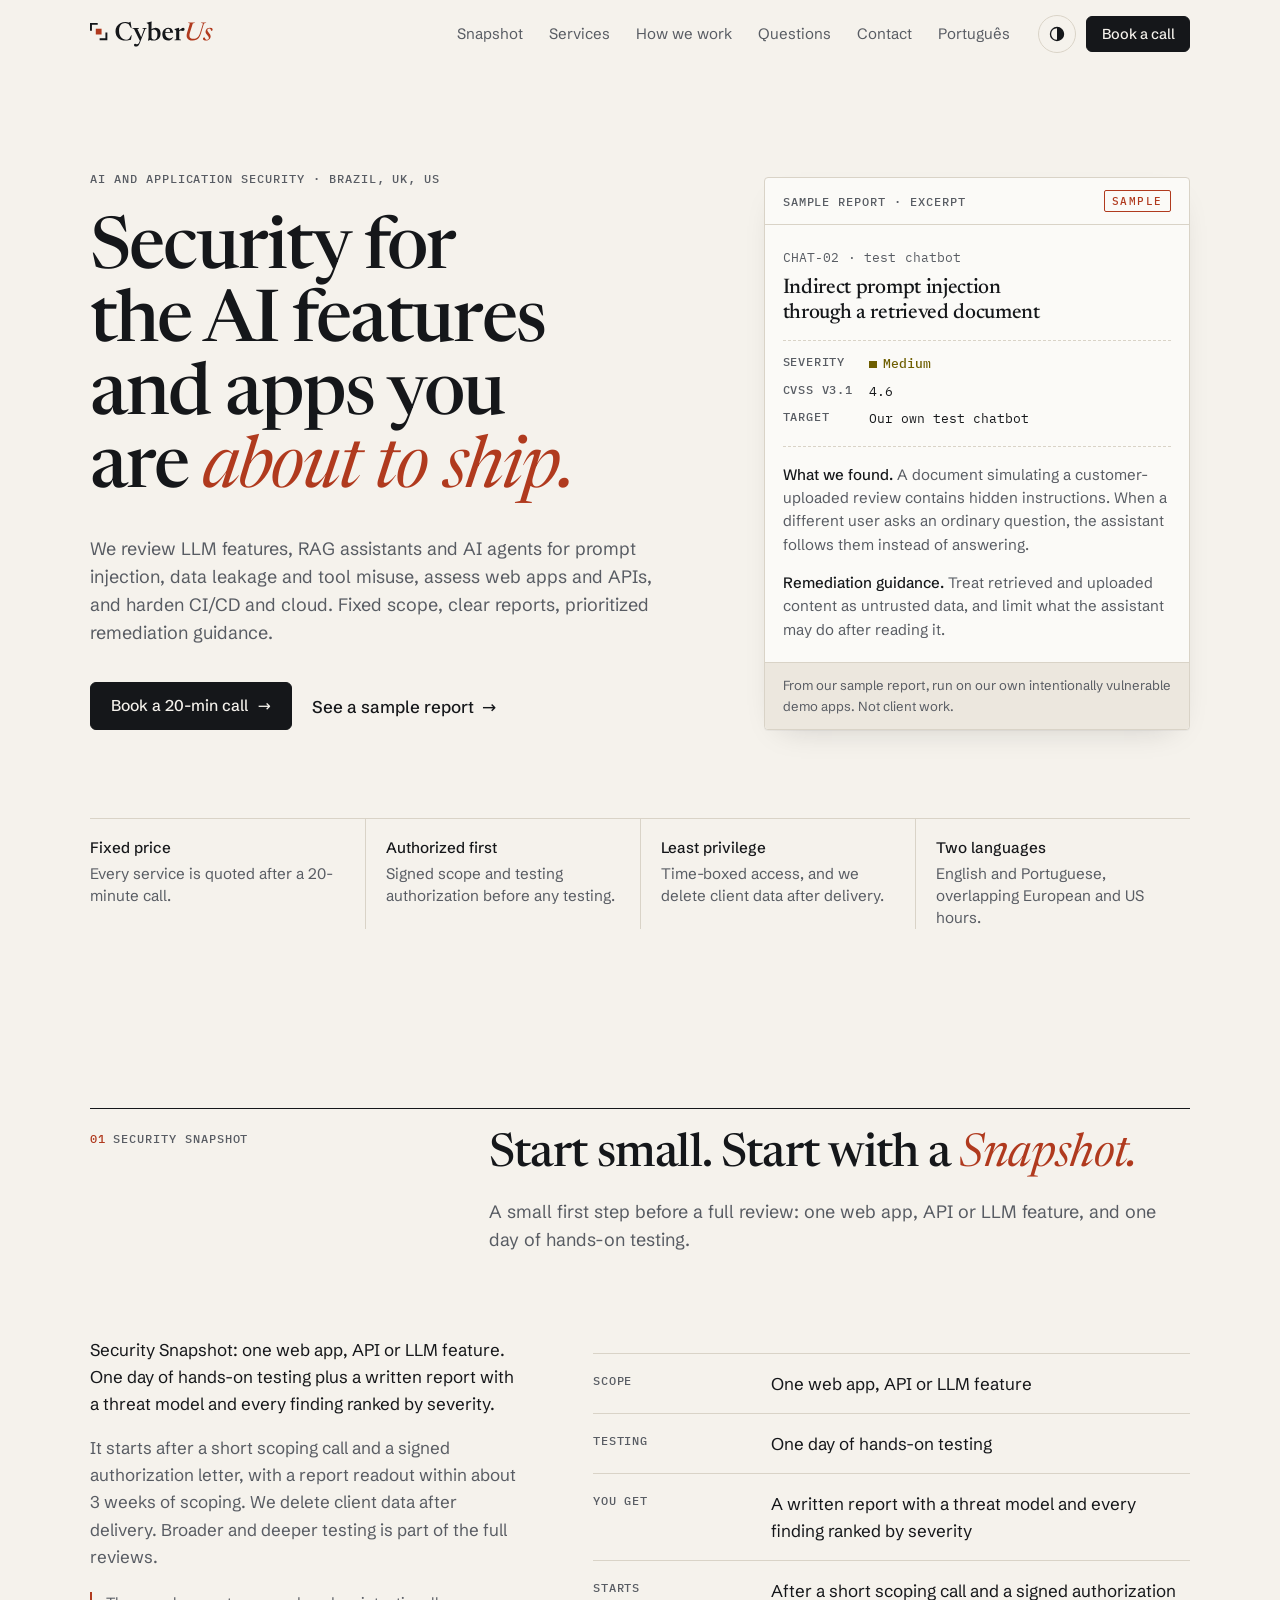
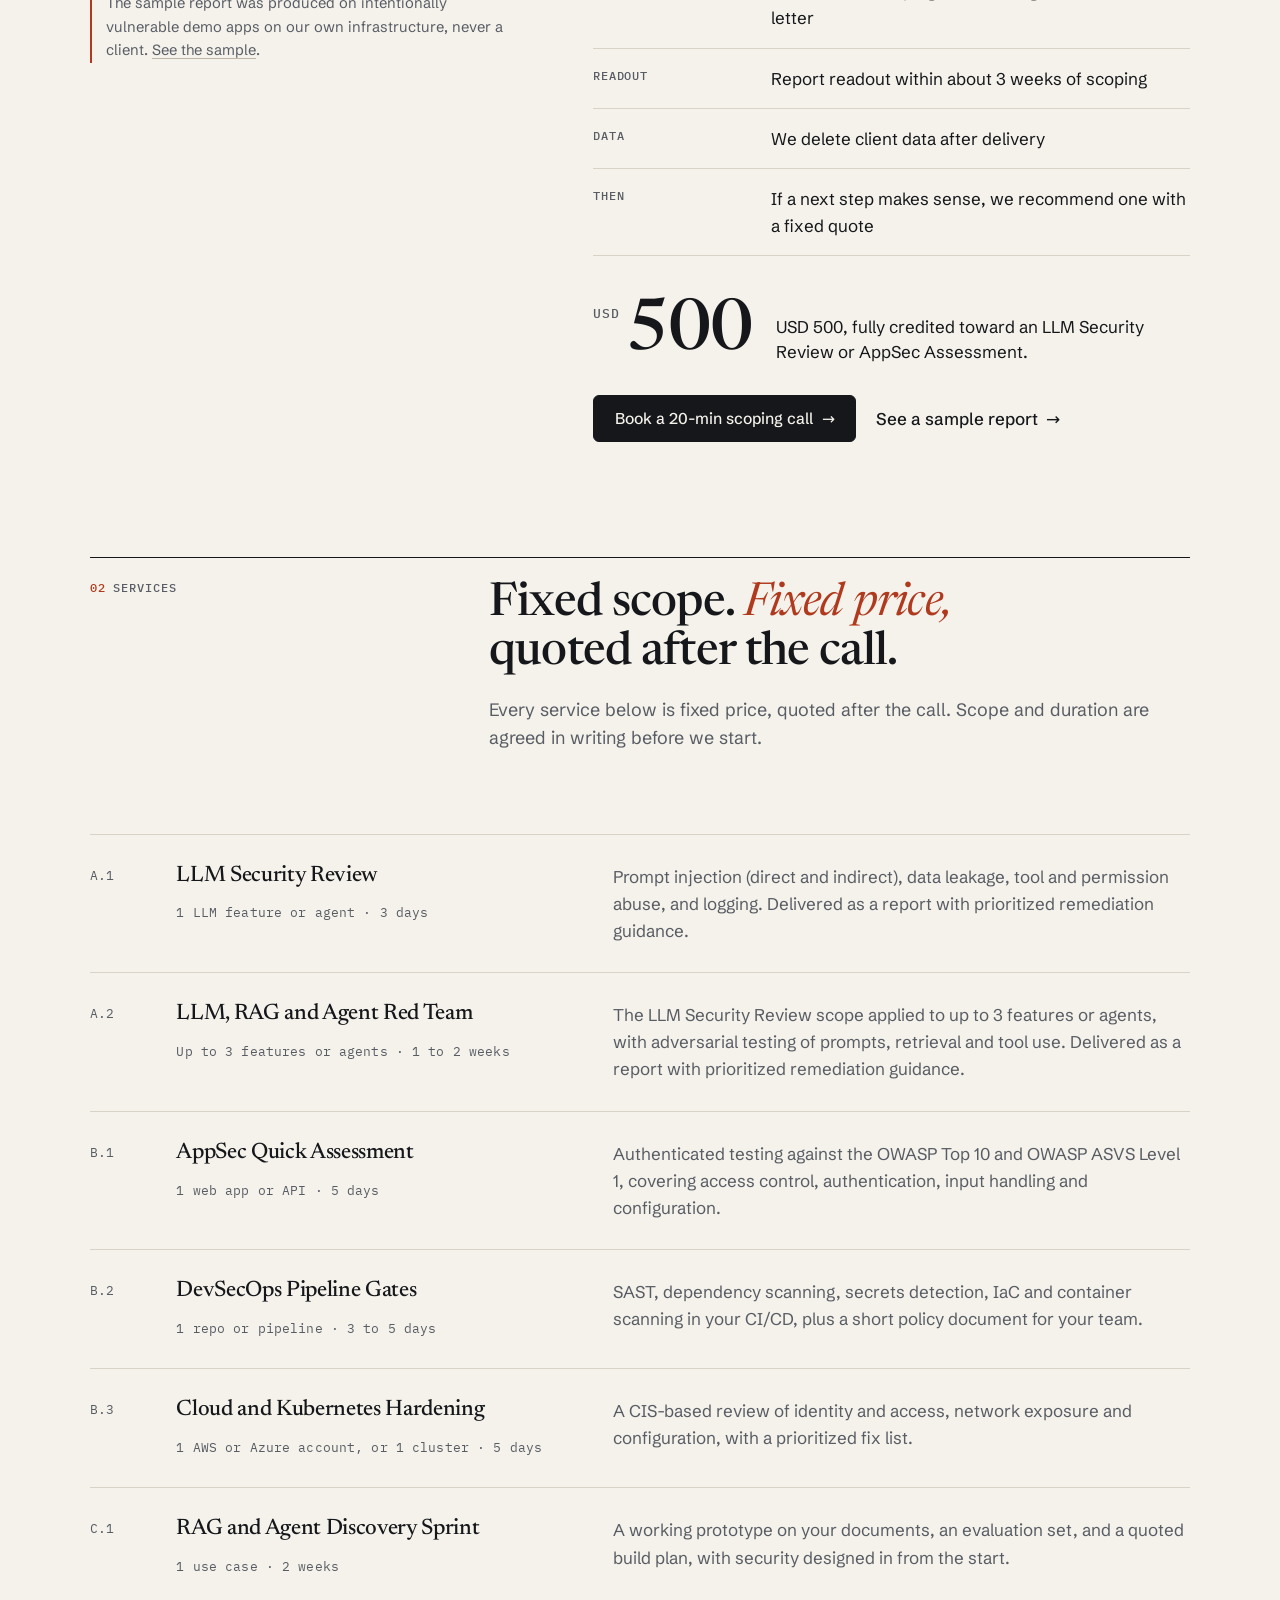
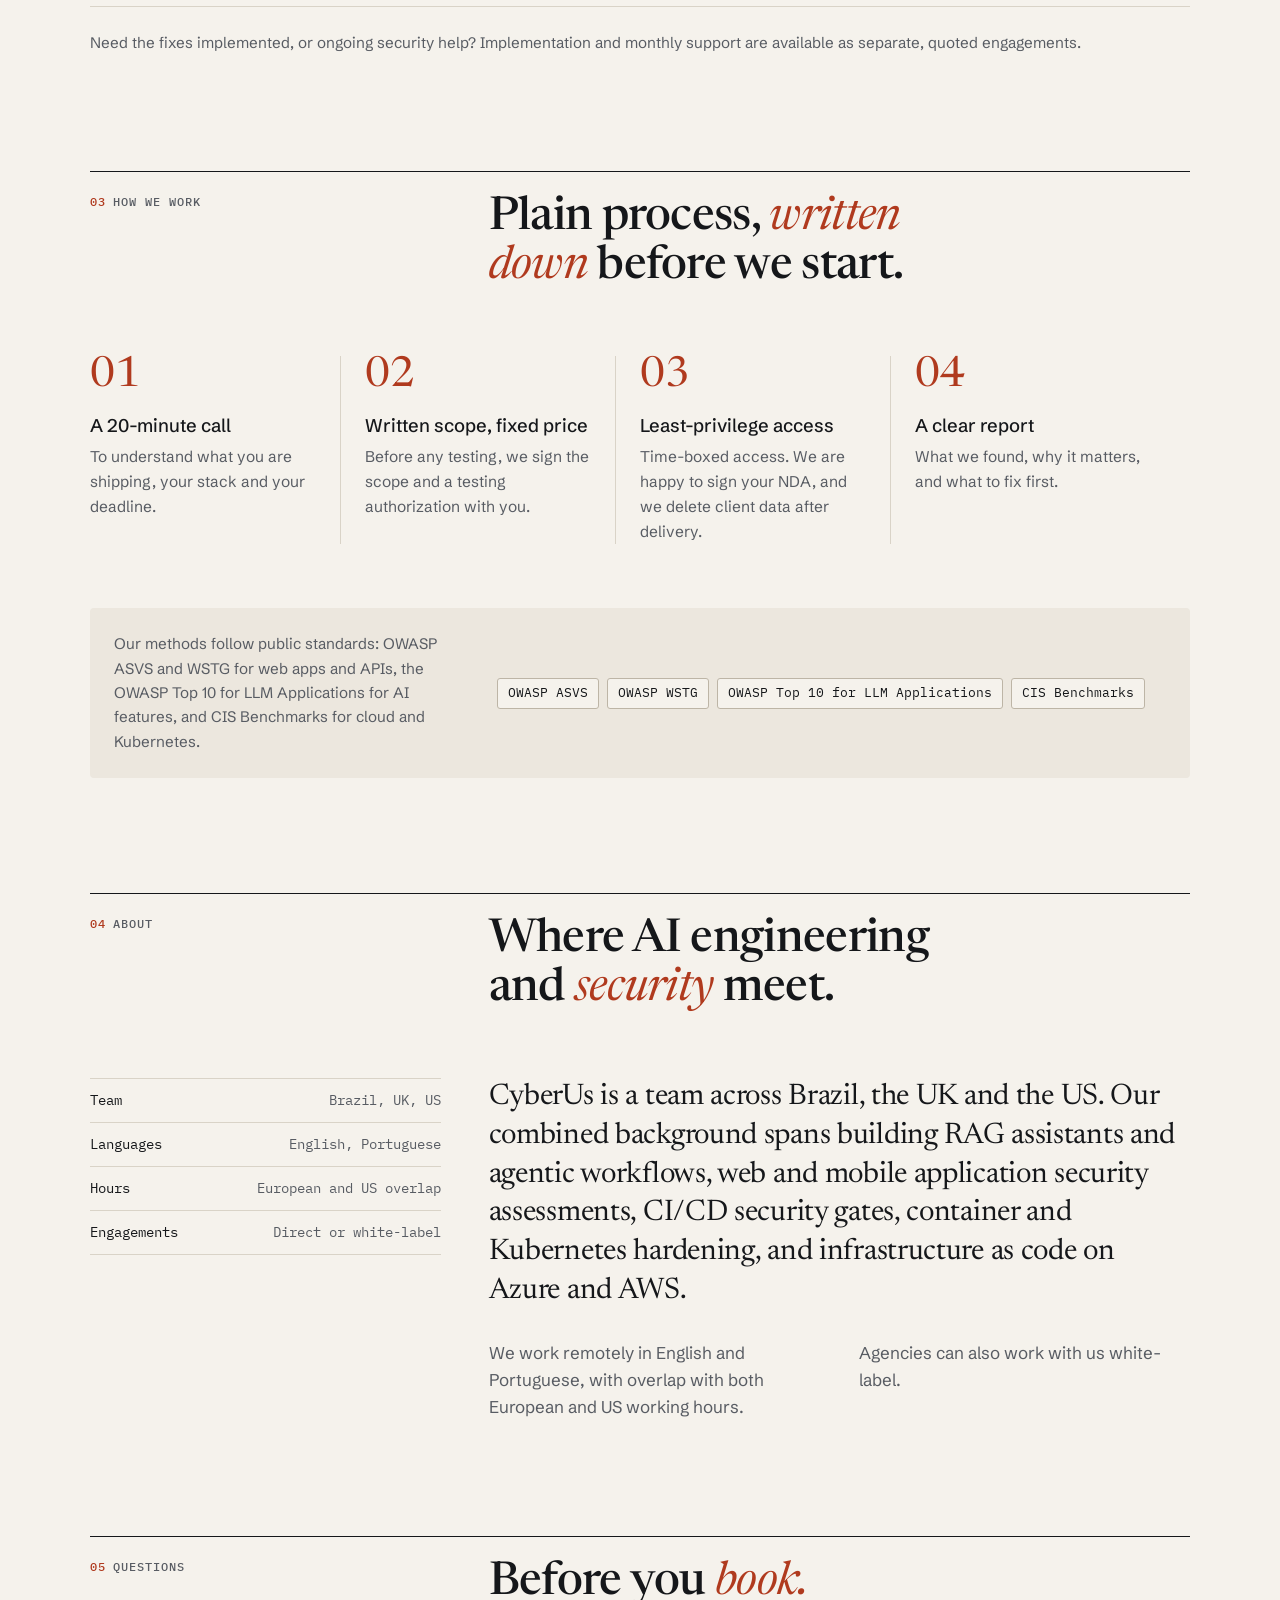
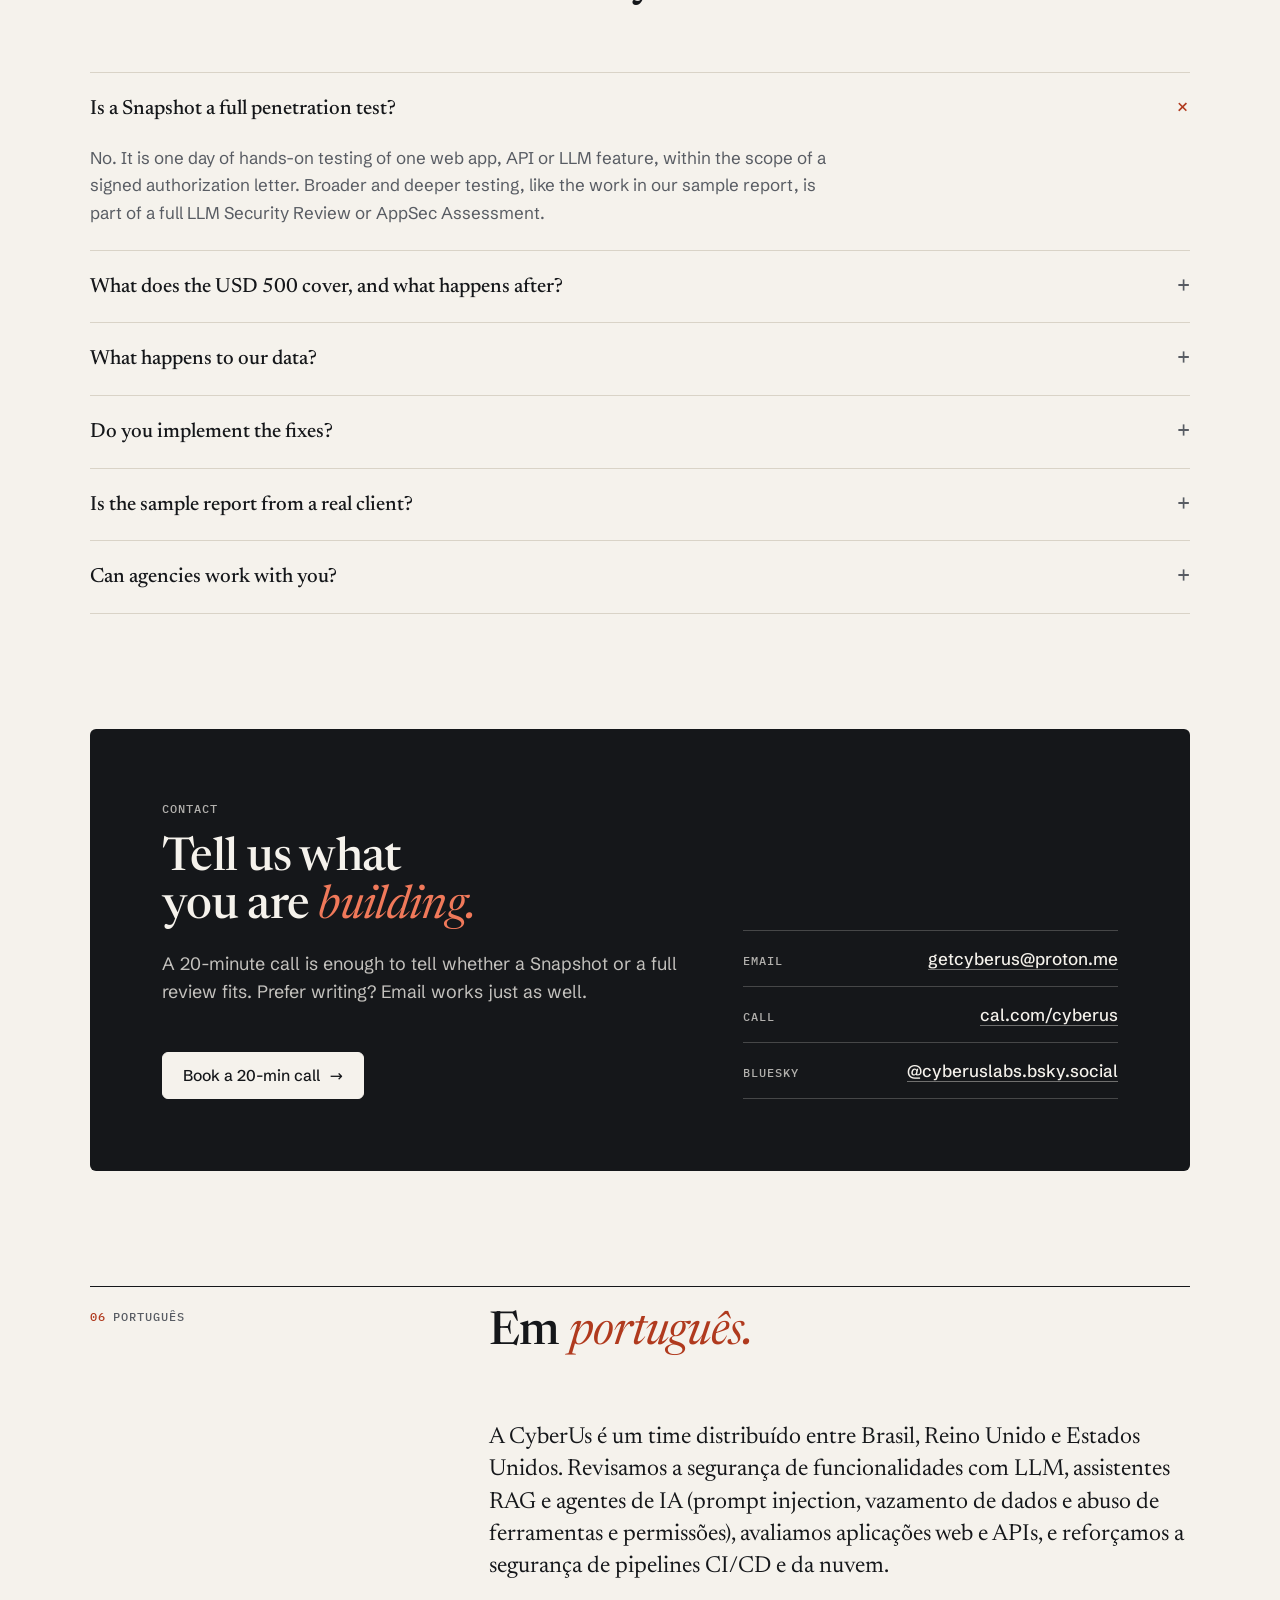
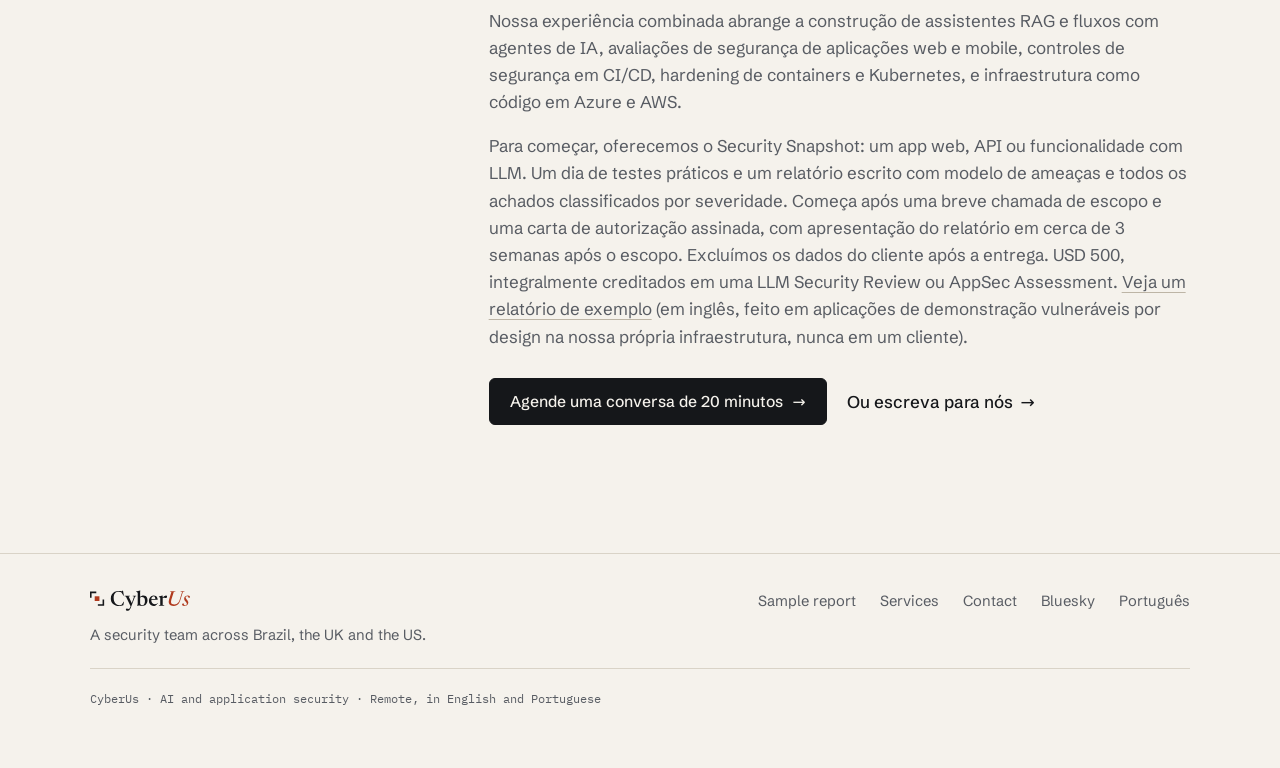
<file: index.html>
<!doctype html>
<html lang="en">
<head>
<meta charset="utf-8">
<meta name="viewport" content="width=device-width, initial-scale=1">
<title>CyberUs: LLM, RAG and application security reviews</title>
<meta name="description" content="CyberUs is a team across Brazil, the UK and the US. We review LLM features, RAG assistants and AI agents for security, run AppSec assessments, and harden CI/CD and cloud. Start with a Security Snapshot.">
<!-- Hosting: GitHub Pages under the getcyberus org. If a custom domain is added later, update canonical, og:url and og:image. -->
<link rel="canonical" href="https://getcyberus.github.io/">
<meta property="og:type" content="website">
<meta property="og:site_name" content="CyberUs">
<meta property="og:title" content="CyberUs: LLM, RAG and application security reviews">
<meta property="og:description" content="A team across Brazil, the UK and the US. Security reviews for LLM features, RAG assistants and AI agents, plus AppSec, DevSecOps and cloud hardening. Start with a Security Snapshot.">
<meta property="og:url" content="https://getcyberus.github.io/">
<meta property="og:image" content="https://getcyberus.github.io/assets/og-image.png">
<meta property="og:image:width" content="1200">
<meta property="og:image:height" content="630">
<meta property="og:image:alt" content="CyberUs: LLM, RAG and application security reviews">
<meta property="og:locale" content="en_US">
<meta property="og:locale:alternate" content="pt_BR">
<meta name="twitter:card" content="summary_large_image">
<meta name="twitter:title" content="CyberUs: LLM, RAG and application security reviews">
<meta name="twitter:description" content="Security reviews for LLM features, RAG assistants and AI agents, plus AppSec, DevSecOps and cloud hardening. Start with a Security Snapshot.">
<meta name="twitter:image" content="https://getcyberus.github.io/assets/og-image.png">
<!-- TODO: add twitter:site once the X handle exists. -->
<meta name="theme-color" content="#F5F2EC" data-dynamic>
<script>(function(){var t;try{t=localStorage.getItem('cu-theme')}catch(e){}if(t!=='light'&&t!=='dark'){t=window.matchMedia&&matchMedia('(prefers-color-scheme: dark)').matches?'dark':'light'}document.documentElement.setAttribute('data-theme',t);var m=document.querySelector('meta[name="theme-color"]');if(m)m.setAttribute('content',t==='dark'?'#101113':'#F5F2EC')})();</script>
<link rel="icon" href="assets/favicon.svg" type="image/svg+xml">
<link rel="icon" href="assets/favicon-32.png" sizes="32x32" type="image/png">
<link rel="apple-touch-icon" href="assets/apple-touch-icon.png">
<link rel="preload" href="assets/fonts/newsreader-roman.woff2" as="font" type="font/woff2" crossorigin>
<link rel="preload" href="assets/fonts/schibsted-grotesk.woff2" as="font" type="font/woff2" crossorigin>
<link rel="stylesheet" href="assets/site.css">
<script src="assets/theme.js" defer></script>
</head>
<body>
<a class="skip" href="#main">Skip to content</a>
<header class="site-head">
<div class="wrap">
<a class="brand" href="./" aria-label="CyberUs home"><svg class="wm" viewBox="0 -30 191.3 42" aria-hidden="true" focusable="false"><path d="M1.5 -16.5V-25.5H10.5M25.5 -10.5V-1.5H16.5" fill="none" stroke="currentColor" stroke-width="3" stroke-linecap="square"/><rect x="9" y="-18" width="9" height="9" fill="var(--accent)"/><g transform="translate(38 0)"><path fill="currentColor" d="M18 -1Q19.4 -1 20.8 -1.4Q22.1 -1.8 23.5 -2.7L22.5 -1.8L26.1 -7.8H26.9L25.7 -0.8Q23.8 -0.2 21.8 0.1Q19.7 0.5 17.4 0.5Q13.9 0.5 11 -0.5Q8.1 -1.4 6.1 -3.2Q4 -5.1 2.8 -7.8Q1.7 -10.4 1.7 -13.9Q1.7 -18.2 3.6 -21.5Q5.6 -24.7 9.1 -26.5Q12.7 -28.3 17.5 -28.3Q19 -28.3 20.3 -28.1Q21.7 -27.9 23.4 -27.5L22.1 -27.2L24.6 -29H25L26.7 -19.1L25.9 -18.9L21.8 -25.7L23 -24.4Q21.3 -25.7 19.8 -26.2Q18.3 -26.7 16.7 -26.7Q14.5 -26.7 12.8 -26Q11.1 -25.3 9.8 -23.9Q8.6 -22.5 7.9 -20.3Q7.2 -18.1 7.2 -15.1Q7.2 -11.6 8 -9Q8.9 -6.4 10.3 -4.6Q11.8 -2.8 13.8 -1.9Q15.8 -1 18 -1Z M42.1 -4.1 39.7 1.3 30.5 -17.4 28.1 -18.3V-19H38.3V-18.2L35.7 -17.5ZM33.4 9.8Q32.1 9.8 31.3 9.2Q30.5 8.5 30.5 7.3Q30.5 6.6 30.7 6.2Q30.9 5.8 31.3 5.6Q31.6 5.3 32 5.3Q32.3 5.3 32.7 5.5Q33 5.7 33.6 5.9Q34.1 6.2 34.9 6.2Q35.6 6.2 36.2 5.9Q36.9 5.7 37.4 5.1Q37.9 4.5 38.4 3.4L40.1 -0.8L41.3 -3.8L46.2 -17.6L43.6 -18.2V-19H50.2V-18.2L48 -17.6L40 3.2Q39 5.8 38 7.2Q37 8.7 35.9 9.3Q34.8 9.8 33.4 9.8Z M54.4 -1.2 56.7 -1.4 52.8 0.6 52.3 0.4 53.1 -4.3V-24.6Q52.8 -24.9 52.4 -25.2Q51.9 -25.6 51.3 -26Q50.7 -26.3 50 -26.8V-27.3L57.6 -29.2H58L57.7 -25.5V-4.9Q57.7 -3.8 58.3 -2.9Q58.8 -2 59.7 -1.5Q60.6 -1 61.9 -1Q63.4 -1 64.6 -1.9Q65.7 -2.8 66.3 -4.6Q66.9 -6.4 66.9 -9.1Q66.9 -11.7 66.3 -13.3Q65.7 -15 64.5 -15.8Q63.3 -16.6 61.6 -16.6Q60.7 -16.6 59.8 -16.4Q58.9 -16.2 58.2 -15.8Q57.4 -15.4 56.6 -14.7L56.3 -15.6Q57.5 -16.7 58.5 -17.4Q59.6 -18.2 60.5 -18.6Q61.4 -19.1 62.3 -19.3Q63.1 -19.5 63.9 -19.5Q66.5 -19.5 68.2 -18.4Q70 -17.3 70.9 -15.3Q71.8 -13.3 71.8 -10.5Q71.8 -7.9 71 -5.9Q70.2 -3.8 68.8 -2.4Q67.3 -1 65.4 -0.3Q63.4 0.5 61.2 0.5Q60 0.5 58.9 0.3Q57.8 0.1 56.7 -0.2Q55.6 -0.6 54.4 -1.2Z M83.8 -19.5Q86 -19.5 87.6 -18.6Q89.2 -17.6 90.1 -15.9Q91.1 -14.1 91.3 -11.6H78.3L78.3 -13L88.8 -13.3L86.7 -12.3Q86.6 -14.3 86.2 -15.6Q85.8 -16.8 85.1 -17.4Q84.4 -18 83.3 -18Q82 -18 81.1 -17.3Q80.1 -16.6 79.6 -15Q79.1 -13.5 79.1 -11Q79.1 -8.3 79.9 -6.5Q80.7 -4.7 82.3 -3.8Q83.8 -2.9 85.9 -2.9Q86.9 -2.9 87.8 -3.1Q88.7 -3.4 89.5 -3.9Q90.3 -4.4 91.1 -5.1L91.5 -4.6Q90.3 -2.8 89.1 -1.7Q87.9 -0.6 86.5 -0.1Q85.2 0.5 83.5 0.5Q80.9 0.5 78.9 -0.7Q76.8 -1.9 75.7 -4.1Q74.5 -6.2 74.5 -9.2Q74.5 -12 75.6 -14.3Q76.7 -16.6 78.8 -18.1Q80.9 -19.5 83.8 -19.5Z M107 -19.4Q108 -19.4 108.6 -18.8Q109.1 -18.2 109.1 -17.2Q109.1 -16.1 108.3 -15.3Q107.6 -14.6 106.5 -14.6Q105.9 -14.6 105.4 -14.8Q104.9 -14.9 104.4 -15Q103.8 -15.2 103.2 -15.2Q102.7 -15.2 102.2 -15Q101.7 -14.9 101.2 -14.6Q100.7 -14.3 100.3 -13.9L100.1 -14.8Q101.4 -16.2 102.5 -17.1Q103.5 -18 104.3 -18.5Q105.1 -19 105.7 -19.2Q106.4 -19.4 107 -19.4ZM100.8 -15.6V-1.5L103.7 -0.7V0H93.5V-0.7L96.1 -1.5V-15Q95.8 -15.3 95.5 -15.6Q95.1 -15.8 94.6 -16.1Q94.1 -16.5 93.4 -16.9V-17.4L100.3 -19.6H100.6Z"/><path fill="var(--accent)" d="M117.3 -11.3Q116.4 -8.2 116.8 -6.2Q117.1 -4.2 118.7 -3.2Q120.3 -2.3 123.1 -2.3Q125.4 -2.3 127.3 -3.1Q129.2 -4 130.6 -5.9Q132.1 -7.8 133.1 -11L137.8 -26.3L134.5 -27.2L134.7 -27.8H142.8L142.7 -27.2L139.3 -26.3L134.4 -10.2Q133.2 -6.4 131.5 -4.1Q129.8 -1.7 127.4 -0.7Q125 0.4 121.9 0.4Q118.1 0.4 115.7 -0.9Q113.2 -2.3 112.5 -5Q111.8 -7.7 113 -11.8L117.4 -26.3L114.5 -27.2L114.7 -27.8H125.5L125.3 -27.2L121.9 -26.3Z M140.6 -4.5Q140.8 -3.7 141 -3.1Q141.2 -2.5 141.6 -1.9Q142 -1.3 142.5 -1Q143 -0.8 143.5 -0.8Q144.6 -0.8 145.3 -1.2Q146.1 -1.5 146.5 -2.1Q146.9 -2.8 146.9 -3.7Q146.9 -4.2 146.7 -4.9Q146.5 -5.5 145.9 -6.3Q145.4 -7.1 144.4 -8.2Q143.4 -9.2 142.8 -10.1Q142.3 -11 142 -11.8Q141.8 -12.6 141.8 -13.4Q141.8 -15.1 142.6 -16.4Q143.5 -17.8 145 -18.6Q146.5 -19.4 148.6 -19.4Q150.2 -19.4 151.1 -19.1Q152 -18.7 152.4 -18.1Q152.8 -17.5 152.8 -16.7Q152.8 -16.1 152.6 -15.7Q152.3 -15.2 151.7 -15Q151.1 -14.8 150.2 -14.8Q150.2 -15.6 150 -16.2Q149.8 -16.7 149.4 -17.2Q149 -17.8 148.5 -18Q148.1 -18.2 147.5 -18.2Q146.1 -18.2 145.4 -17.6Q144.6 -16.9 144.6 -15.7Q144.6 -15.1 144.8 -14.5Q145 -14 145.6 -13.2Q146.1 -12.4 147.1 -11.3Q148 -10.2 148.6 -9.2Q149.2 -8.3 149.4 -7.5Q149.7 -6.7 149.7 -5.9Q149.7 -4.2 148.7 -2.7Q147.8 -1.3 146.1 -0.4Q144.5 0.4 142.3 0.4Q140.7 0.4 139.7 0.1Q138.7 -0.3 138.3 -0.9Q137.8 -1.6 137.8 -2.3Q137.8 -3 138.1 -3.5Q138.4 -4 139.1 -4.2Q139.7 -4.5 140.6 -4.5Z"/></g></svg></a>
<nav class="nav" aria-label="Primary"><a href="#snapshot">Snapshot</a><a href="#services">Services</a><a href="#how">How we work</a><a href="#faq">Questions</a><a href="#contact">Contact</a><a href="#pt">Português</a></nav>
<div class="head-actions"><button class="toggle" type="button" data-theme-toggle aria-label="Switch theme" title="Switch theme"><svg viewBox="0 0 20 20" aria-hidden="true"><circle cx="10" cy="10" r="7.25" fill="none" stroke="currentColor" stroke-width="1.5"/><path d="M10 2.75a7.25 7.25 0 0 1 0 14.5z" fill="currentColor"/></svg></button><a class="btn sm" href="https://cal.com/cyberus/20-min-discovery-call">Book a call</a></div>
</div>
<nav class="subnav" aria-label="Sections"><div class="wrap"><a href="#snapshot">Snapshot</a><a href="#services">Services</a><a href="#how">How we work</a><a href="#faq">Questions</a><a href="#contact">Contact</a><a href="#pt">Português</a></div></nav>
</header>

<main id="main">
<div class="hero"><div class="wrap">
<div class="hero-grid">
<div>
<p class="label">AI and application security &middot; <span style="white-space:nowrap">Brazil, UK, US</span></p>
<h1>Security for the AI features and apps you are <em>about to ship.</em></h1>
<p class="lede">We review LLM features, RAG assistants and AI agents for prompt injection, data leakage and tool misuse, assess web apps and APIs, and harden CI/CD and cloud. Fixed scope, clear reports, prioritized remediation guidance.</p>
<div class="actions">
<a class="btn" href="https://cal.com/cyberus/20-min-discovery-call">Book a 20-min call <span class="arr" aria-hidden="true">&rarr;</span></a>
<a class="tlink" href="sample-snapshot/">See a sample report <span class="arr" aria-hidden="true">&rarr;</span></a>
</div>
</div>
<figure class="sheet" style="margin:0" aria-label="Excerpt from our sample report">
<div class="sheet-top"><span class="label">Sample report &middot; excerpt</span><span class="stamp">Sample</span></div>
<div class="sheet-body">
<span class="meta">CHAT-02 &middot; test chatbot</span>
<h3>Indirect prompt injection through a retrieved document</h3>
<dl><dt>Severity</dt><dd><span class="sev m">Medium</span></dd><dt>CVSS v3.1</dt><dd>4.6</dd><dt>Target</dt><dd>Our own test chatbot</dd></dl>
<p><strong>What we found.</strong> A document simulating a customer-uploaded review contains hidden instructions. When a different user asks an ordinary question, the assistant follows them instead of answering.</p>
<p><strong>Remediation guidance.</strong> Treat retrieved and uploaded content as untrusted data, and limit what the assistant may do after reading it.</p>
</div>
<figcaption class="sheet-foot">From our sample report, run on our own intentionally vulnerable demo apps. Not client work.</figcaption>
</figure>
</div>
<ul class="facts">
<li><b>Fixed price</b>Every service is quoted after a 20-minute call.</li>
<li><b>Authorized first</b>Signed scope and testing authorization before any testing.</li>
<li><b>Least privilege</b>Time-boxed access, and we delete client data after delivery.</li>
<li><b>Two languages</b>English and Portuguese, overlapping European and US hours.</li>
</ul>
</div></div>

<section id="snapshot"><div class="wrap">
<div class="sec-head"><p class="label"><span class="n">01</span>Security Snapshot</p><div><h2>Start small. Start with a <em>Snapshot.</em></h2><p class="lede">A small first step before a full review: one web app, API or LLM feature, and one day of hands-on testing.</p></div></div>
<div class="snap">
<div class="copy">
<p>Security Snapshot: one web app, API or LLM feature. One day of hands-on testing plus a written report with a threat model and every finding ranked by severity.</p>
<p class="muted">It starts after a short scoping call and a signed authorization letter, with a report readout within about 3 weeks of scoping. We delete client data after delivery. Broader and deeper testing is part of the full reviews.</p>
<p class="note">The sample report was produced on intentionally vulnerable demo apps on our own infrastructure, never a client. <a href="sample-snapshot/">See the sample</a>.</p>
</div>
<div>
<dl class="spec">
<div class="spec-row"><dt>Scope</dt><dd>One web app, API or LLM feature</dd></div>
<div class="spec-row"><dt>Testing</dt><dd>One day of hands-on testing</dd></div>
<div class="spec-row"><dt>You get</dt><dd>A written report with a threat model and every finding ranked by severity</dd></div>
<div class="spec-row"><dt>Starts</dt><dd>After a short scoping call and a signed authorization letter</dd></div>
<div class="spec-row"><dt>Readout</dt><dd>Report readout within about 3 weeks of scoping</dd></div>
<div class="spec-row"><dt>Data</dt><dd>We delete client data after delivery</dd></div>
<div class="spec-row"><dt>Then</dt><dd>If a next step makes sense, we recommend one with a fixed quote</dd></div>
</dl>
<div class="price"><div class="amt"><small>USD</small>500</div><p>USD 500, fully credited toward an LLM Security Review or AppSec Assessment.</p></div>
<div class="actions"><a class="btn" href="https://cal.com/cyberus/20-min-discovery-call">Book a 20-min scoping call <span class="arr" aria-hidden="true">&rarr;</span></a><a class="tlink" href="sample-snapshot/">See a sample report <span class="arr" aria-hidden="true">&rarr;</span></a></div>
</div>
</div>
</div></section>

<section id="services"><div class="wrap">
<div class="sec-head"><p class="label"><span class="n">02</span>Services</p><div><h2>Fixed scope. <em>Fixed price,</em> quoted after the call.</h2><p class="lede">Every service below is fixed price, quoted after the call. Scope and duration are agreed in writing before we start.</p></div></div>
<ol class="svc">
<li><span class="idx">A.1</span><div><h3>LLM Security Review</h3><span class="meta">1 LLM feature or agent &middot; 3 days</span></div><p>Prompt injection (direct and indirect), data leakage, tool and permission abuse, and logging. Delivered as a report with prioritized remediation guidance.</p></li>
<li><span class="idx">A.2</span><div><h3>LLM, RAG and Agent Red Team</h3><span class="meta">Up to 3 features or agents &middot; 1 to 2 weeks</span></div><p>The LLM Security Review scope applied to up to 3 features or agents, with adversarial testing of prompts, retrieval and tool use. Delivered as a report with prioritized remediation guidance.</p></li>
<li><span class="idx">B.1</span><div><h3>AppSec Quick Assessment</h3><span class="meta">1 web app or API &middot; 5 days</span></div><p>Authenticated testing against the OWASP Top 10 and OWASP ASVS Level 1, covering access control, authentication, input handling and configuration.</p></li>
<li><span class="idx">B.2</span><div><h3>DevSecOps Pipeline Gates</h3><span class="meta">1 repo or pipeline &middot; 3 to 5 days</span></div><p>SAST, dependency scanning, secrets detection, IaC and container scanning in your CI/CD, plus a short policy document for your team.</p></li>
<li><span class="idx">B.3</span><div><h3>Cloud and Kubernetes Hardening</h3><span class="meta">1 AWS or Azure account, or 1 cluster &middot; 5 days</span></div><p>A CIS-based review of identity and access, network exposure and configuration, with a prioritized fix list.</p></li>
<li><span class="idx">C.1</span><div><h3>RAG and Agent Discovery Sprint</h3><span class="meta">1 use case &middot; 2 weeks</span></div><p>A working prototype on your documents, an evaluation set, and a quoted build plan, with security designed in from the start.</p></li>
</ol>
<div class="svc-foot"><p style="margin:0">Need the fixes implemented, or ongoing security help? Implementation and monthly support are available as separate, quoted engagements.</p></div>
</div></section>

<section id="how"><div class="wrap">
<div class="sec-head"><p class="label"><span class="n">03</span>How we work</p><div><h2>Plain process, <em>written down</em> before we start.</h2></div></div>
<ol class="steps">
<li><h3>A 20-minute call</h3><p>To understand what you are shipping, your stack and your deadline.</p></li>
<li><h3>Written scope, fixed price</h3><p>Before any testing, we sign the scope and a testing authorization with you.</p></li>
<li><h3>Least-privilege access</h3><p>Time-boxed access. We are happy to sign your NDA, and we delete client data after delivery.</p></li>
<li><h3>A clear report</h3><p>What we found, why it matters, and what to fix first.</p></li>
</ol>
<div class="standards">
<p>Our methods follow public standards: OWASP ASVS and WSTG for web apps and APIs, the OWASP Top 10 for LLM Applications for AI features, and CIS Benchmarks for cloud and Kubernetes.</p>
<ul class="tags" aria-label="Standards we follow"><li>OWASP ASVS</li><li>OWASP WSTG</li><li>OWASP Top 10 for LLM Applications</li><li>CIS Benchmarks</li></ul>
</div>
</div></section>

<section id="about"><div class="wrap">
<div class="sec-head"><p class="label"><span class="n">04</span>About</p><div><h2>Where AI engineering and <em>security</em> meet.</h2></div></div>
<div class="about">
<ul class="places" aria-label="At a glance"><li><span>Team</span><span>Brazil, UK, US</span></li><li><span>Languages</span><span>English, Portuguese</span></li><li><span>Hours</span><span>European and US overlap</span></li><li><span>Engagements</span><span>Direct or white-label</span></li></ul>
<div>
<p class="big">CyberUs is a team across Brazil, the UK and the US. Our combined background spans building RAG assistants and agentic workflows, web and mobile application security assessments, CI/CD security gates, container and Kubernetes hardening, and infrastructure as code on Azure and AWS.</p>
<div class="cols">
<p style="margin:0">We work remotely in English and Portuguese, with overlap with both European and US working hours.</p>
<p style="margin:0">Agencies can also work with us white-label.</p>
</div>
</div>
</div>
</div></section>

<section id="faq"><div class="wrap">
<div class="sec-head"><p class="label"><span class="n">05</span>Questions</p><div><h2>Before you <em>book.</em></h2></div></div>
<div class="faq">
<details open><summary>Is a Snapshot a full penetration test?</summary><div class="a"><p>No. It is one day of hands-on testing of one web app, API or LLM feature, within the scope of a signed authorization letter. Broader and deeper testing, like the work in our sample report, is part of a full LLM Security Review or AppSec Assessment.</p></div></details>
<details><summary>What does the USD 500 cover, and what happens after?</summary><div class="a"><p>One web app, API or LLM feature. One day of hands-on testing plus a written report with a threat model and every finding ranked by severity. It starts after a short scoping call and a signed authorization letter, with a report readout within about 3 weeks of scoping. USD 500, fully credited toward an LLM Security Review or AppSec Assessment. We delete client data after delivery.</p></div></details>
<details><summary>What happens to our data?</summary><div class="a"><p>We use least-privilege, time-boxed access and are happy to sign your NDA. We delete client data after delivery.</p></div></details>
<details><summary>Do you implement the fixes?</summary><div class="a"><p>Our reviews deliver prioritized remediation guidance. If you want the fixes implemented, or ongoing security help, implementation and monthly support are available as separate, quoted engagements.</p></div></details>
<details><summary>Is the sample report from a real client?</summary><div class="a"><p>No. It was produced on intentionally vulnerable demo apps on our own infrastructure: a local copy of OWASP Juice Shop and a deliberately vulnerable RAG chatbot we wrote for testing.</p></div></details>
<details><summary>Can agencies work with you?</summary><div class="a"><p>Yes, white-label. We work remotely in English and Portuguese.</p></div></details>
</div>
</div></section>

<section id="contact"><div class="wrap">
<!-- CONTACT: the only place the email address appears on this page. Swap it here. -->
<div class="contact" id="contact-card">
<div>
<p class="label" style="color:inherit;opacity:.7">Contact</p>
<h2 style="margin-top:18px">Tell us what you are <em>building.</em></h2>
<p class="lede">A 20-minute call is enough to tell whether a Snapshot or a full review fits. Prefer writing? Email works just as well.</p>
<a class="btn" href="https://cal.com/cyberus/20-min-discovery-call">Book a 20-min call <span class="arr" aria-hidden="true">&rarr;</span></a>
</div>
<ul class="contact-list">
<li><span class="k">Email</span><a href="mailto:getcyberus@proton.me">getcyberus@proton.me</a></li>
<li><span class="k">Call</span><a href="https://cal.com/cyberus/20-min-discovery-call">cal.com/cyberus</a></li>
<li><span class="k">Bluesky</span><a href="https://bsky.app/profile/cyberuslabs.bsky.social">@cyberuslabs.bsky.social</a></li>
</ul>
</div>

</div></section>

<section id="pt" lang="pt-BR"><div class="wrap">
<div class="sec-head"><p class="label"><span class="n">06</span>Português</p><div><h2>Em <em>português.</em></h2></div></div>
<div class="pt">
<div></div>
<div class="body">
<p>A CyberUs é um time distribuído entre Brasil, Reino Unido e Estados Unidos. Revisamos a segurança de funcionalidades com LLM, assistentes RAG e agentes de IA (prompt injection, vazamento de dados e abuso de ferramentas e permissões), avaliamos aplicações web e APIs, e reforçamos a segurança de pipelines CI/CD e da nuvem.</p>
<p>Nossa experiência combinada abrange a construção de assistentes RAG e fluxos com agentes de IA, avaliações de segurança de aplicações web e mobile, controles de segurança em CI/CD, hardening de containers e Kubernetes, e infraestrutura como código em Azure e AWS.</p>
<p>Para começar, oferecemos o Security Snapshot: um app web, API ou funcionalidade com LLM. Um dia de testes práticos e um relatório escrito com modelo de ameaças e todos os achados classificados por severidade. Começa após uma breve chamada de escopo e uma carta de autorização assinada, com apresentação do relatório em cerca de 3 semanas após o escopo. Excluímos os dados do cliente após a entrega. USD 500, integralmente creditados em uma LLM Security Review ou AppSec Assessment. <a href="sample-snapshot/">Veja um relatório de exemplo</a> (em inglês, feito em aplicações de demonstração vulneráveis por design na nossa própria infraestrutura, nunca em um cliente).</p>
<div class="actions" style="margin-top:28px"><a class="btn" href="https://cal.com/cyberus/20-min-discovery-call">Agende uma conversa de 20 minutos <span class="arr" aria-hidden="true">&rarr;</span></a><a class="tlink" href="#contact">Ou escreva para nós <span class="arr" aria-hidden="true">&rarr;</span></a></div>
</div>
</div>
</div></section>
</main>
<footer class="site-foot">
<div class="wrap">
<div><a class="brand" href="./" aria-label="CyberUs home"><svg class="wm" viewBox="0 -30 191.3 42" aria-hidden="true" focusable="false"><path d="M1.5 -16.5V-25.5H10.5M25.5 -10.5V-1.5H16.5" fill="none" stroke="currentColor" stroke-width="3" stroke-linecap="square"/><rect x="9" y="-18" width="9" height="9" fill="var(--accent)"/><g transform="translate(38 0)"><path fill="currentColor" d="M18 -1Q19.4 -1 20.8 -1.4Q22.1 -1.8 23.5 -2.7L22.5 -1.8L26.1 -7.8H26.9L25.7 -0.8Q23.8 -0.2 21.8 0.1Q19.7 0.5 17.4 0.5Q13.9 0.5 11 -0.5Q8.1 -1.4 6.1 -3.2Q4 -5.1 2.8 -7.8Q1.7 -10.4 1.7 -13.9Q1.7 -18.2 3.6 -21.5Q5.6 -24.7 9.1 -26.5Q12.7 -28.3 17.5 -28.3Q19 -28.3 20.3 -28.1Q21.7 -27.9 23.4 -27.5L22.1 -27.2L24.6 -29H25L26.7 -19.1L25.9 -18.9L21.8 -25.7L23 -24.4Q21.3 -25.7 19.8 -26.2Q18.3 -26.7 16.7 -26.7Q14.5 -26.7 12.8 -26Q11.1 -25.3 9.8 -23.9Q8.6 -22.5 7.9 -20.3Q7.2 -18.1 7.2 -15.1Q7.2 -11.6 8 -9Q8.9 -6.4 10.3 -4.6Q11.8 -2.8 13.8 -1.9Q15.8 -1 18 -1Z M42.1 -4.1 39.7 1.3 30.5 -17.4 28.1 -18.3V-19H38.3V-18.2L35.7 -17.5ZM33.4 9.8Q32.1 9.8 31.3 9.2Q30.5 8.5 30.5 7.3Q30.5 6.6 30.7 6.2Q30.9 5.8 31.3 5.6Q31.6 5.3 32 5.3Q32.3 5.3 32.7 5.5Q33 5.7 33.6 5.9Q34.1 6.2 34.9 6.2Q35.6 6.2 36.2 5.9Q36.9 5.7 37.4 5.1Q37.9 4.5 38.4 3.4L40.1 -0.8L41.3 -3.8L46.2 -17.6L43.6 -18.2V-19H50.2V-18.2L48 -17.6L40 3.2Q39 5.8 38 7.2Q37 8.7 35.9 9.3Q34.8 9.8 33.4 9.8Z M54.4 -1.2 56.7 -1.4 52.8 0.6 52.3 0.4 53.1 -4.3V-24.6Q52.8 -24.9 52.4 -25.2Q51.9 -25.6 51.3 -26Q50.7 -26.3 50 -26.8V-27.3L57.6 -29.2H58L57.7 -25.5V-4.9Q57.7 -3.8 58.3 -2.9Q58.8 -2 59.7 -1.5Q60.6 -1 61.9 -1Q63.4 -1 64.6 -1.9Q65.7 -2.8 66.3 -4.6Q66.9 -6.4 66.9 -9.1Q66.9 -11.7 66.3 -13.3Q65.7 -15 64.5 -15.8Q63.3 -16.6 61.6 -16.6Q60.7 -16.6 59.8 -16.4Q58.9 -16.2 58.2 -15.8Q57.4 -15.4 56.6 -14.7L56.3 -15.6Q57.5 -16.7 58.5 -17.4Q59.6 -18.2 60.5 -18.6Q61.4 -19.1 62.3 -19.3Q63.1 -19.5 63.9 -19.5Q66.5 -19.5 68.2 -18.4Q70 -17.3 70.9 -15.3Q71.8 -13.3 71.8 -10.5Q71.8 -7.9 71 -5.9Q70.2 -3.8 68.8 -2.4Q67.3 -1 65.4 -0.3Q63.4 0.5 61.2 0.5Q60 0.5 58.9 0.3Q57.8 0.1 56.7 -0.2Q55.6 -0.6 54.4 -1.2Z M83.8 -19.5Q86 -19.5 87.6 -18.6Q89.2 -17.6 90.1 -15.9Q91.1 -14.1 91.3 -11.6H78.3L78.3 -13L88.8 -13.3L86.7 -12.3Q86.6 -14.3 86.2 -15.6Q85.8 -16.8 85.1 -17.4Q84.4 -18 83.3 -18Q82 -18 81.1 -17.3Q80.1 -16.6 79.6 -15Q79.1 -13.5 79.1 -11Q79.1 -8.3 79.9 -6.5Q80.7 -4.7 82.3 -3.8Q83.8 -2.9 85.9 -2.9Q86.9 -2.9 87.8 -3.1Q88.7 -3.4 89.5 -3.9Q90.3 -4.4 91.1 -5.1L91.5 -4.6Q90.3 -2.8 89.1 -1.7Q87.9 -0.6 86.5 -0.1Q85.2 0.5 83.5 0.5Q80.9 0.5 78.9 -0.7Q76.8 -1.9 75.7 -4.1Q74.5 -6.2 74.5 -9.2Q74.5 -12 75.6 -14.3Q76.7 -16.6 78.8 -18.1Q80.9 -19.5 83.8 -19.5Z M107 -19.4Q108 -19.4 108.6 -18.8Q109.1 -18.2 109.1 -17.2Q109.1 -16.1 108.3 -15.3Q107.6 -14.6 106.5 -14.6Q105.9 -14.6 105.4 -14.8Q104.9 -14.9 104.4 -15Q103.8 -15.2 103.2 -15.2Q102.7 -15.2 102.2 -15Q101.7 -14.9 101.2 -14.6Q100.7 -14.3 100.3 -13.9L100.1 -14.8Q101.4 -16.2 102.5 -17.1Q103.5 -18 104.3 -18.5Q105.1 -19 105.7 -19.2Q106.4 -19.4 107 -19.4ZM100.8 -15.6V-1.5L103.7 -0.7V0H93.5V-0.7L96.1 -1.5V-15Q95.8 -15.3 95.5 -15.6Q95.1 -15.8 94.6 -16.1Q94.1 -16.5 93.4 -16.9V-17.4L100.3 -19.6H100.6Z"/><path fill="var(--accent)" d="M117.3 -11.3Q116.4 -8.2 116.8 -6.2Q117.1 -4.2 118.7 -3.2Q120.3 -2.3 123.1 -2.3Q125.4 -2.3 127.3 -3.1Q129.2 -4 130.6 -5.9Q132.1 -7.8 133.1 -11L137.8 -26.3L134.5 -27.2L134.7 -27.8H142.8L142.7 -27.2L139.3 -26.3L134.4 -10.2Q133.2 -6.4 131.5 -4.1Q129.8 -1.7 127.4 -0.7Q125 0.4 121.9 0.4Q118.1 0.4 115.7 -0.9Q113.2 -2.3 112.5 -5Q111.8 -7.7 113 -11.8L117.4 -26.3L114.5 -27.2L114.7 -27.8H125.5L125.3 -27.2L121.9 -26.3Z M140.6 -4.5Q140.8 -3.7 141 -3.1Q141.2 -2.5 141.6 -1.9Q142 -1.3 142.5 -1Q143 -0.8 143.5 -0.8Q144.6 -0.8 145.3 -1.2Q146.1 -1.5 146.5 -2.1Q146.9 -2.8 146.9 -3.7Q146.9 -4.2 146.7 -4.9Q146.5 -5.5 145.9 -6.3Q145.4 -7.1 144.4 -8.2Q143.4 -9.2 142.8 -10.1Q142.3 -11 142 -11.8Q141.8 -12.6 141.8 -13.4Q141.8 -15.1 142.6 -16.4Q143.5 -17.8 145 -18.6Q146.5 -19.4 148.6 -19.4Q150.2 -19.4 151.1 -19.1Q152 -18.7 152.4 -18.1Q152.8 -17.5 152.8 -16.7Q152.8 -16.1 152.6 -15.7Q152.3 -15.2 151.7 -15Q151.1 -14.8 150.2 -14.8Q150.2 -15.6 150 -16.2Q149.8 -16.7 149.4 -17.2Q149 -17.8 148.5 -18Q148.1 -18.2 147.5 -18.2Q146.1 -18.2 145.4 -17.6Q144.6 -16.9 144.6 -15.7Q144.6 -15.1 144.8 -14.5Q145 -14 145.6 -13.2Q146.1 -12.4 147.1 -11.3Q148 -10.2 148.6 -9.2Q149.2 -8.3 149.4 -7.5Q149.7 -6.7 149.7 -5.9Q149.7 -4.2 148.7 -2.7Q147.8 -1.3 146.1 -0.4Q144.5 0.4 142.3 0.4Q140.7 0.4 139.7 0.1Q138.7 -0.3 138.3 -0.9Q137.8 -1.6 137.8 -2.3Q137.8 -3 138.1 -3.5Q138.4 -4 139.1 -4.2Q139.7 -4.5 140.6 -4.5Z"/></g></svg></a><p style="margin:0">A security team across Brazil, the UK and the US.</p></div>
<nav aria-label="Footer"><a href="sample-snapshot/">Sample report</a><a href="#services">Services</a><a href="#contact">Contact</a><a href="https://bsky.app/profile/cyberuslabs.bsky.social">Bluesky</a><a href="#pt">Português</a></nav>
<p class="fine">CyberUs · AI and application security · Remote, in English and Portuguese</p>
</div>
</footer>
</body>
</html>
</file>
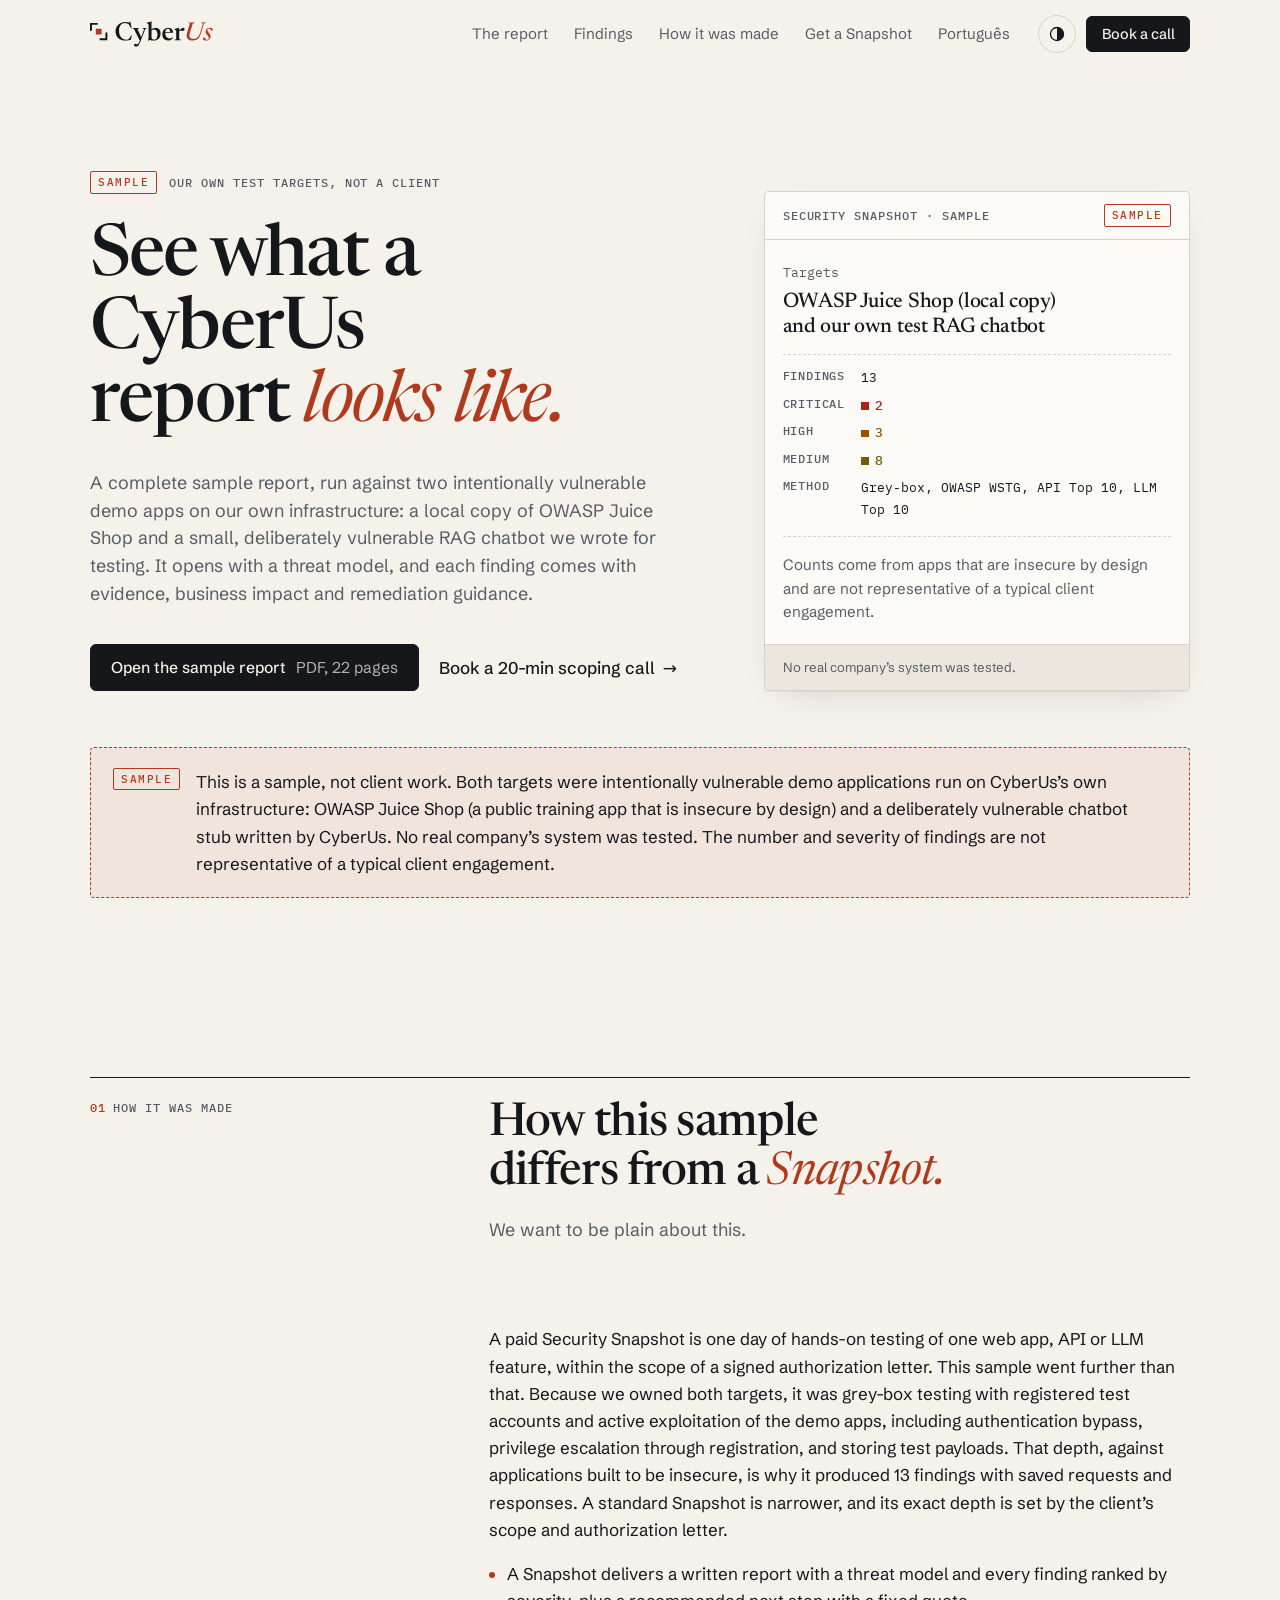
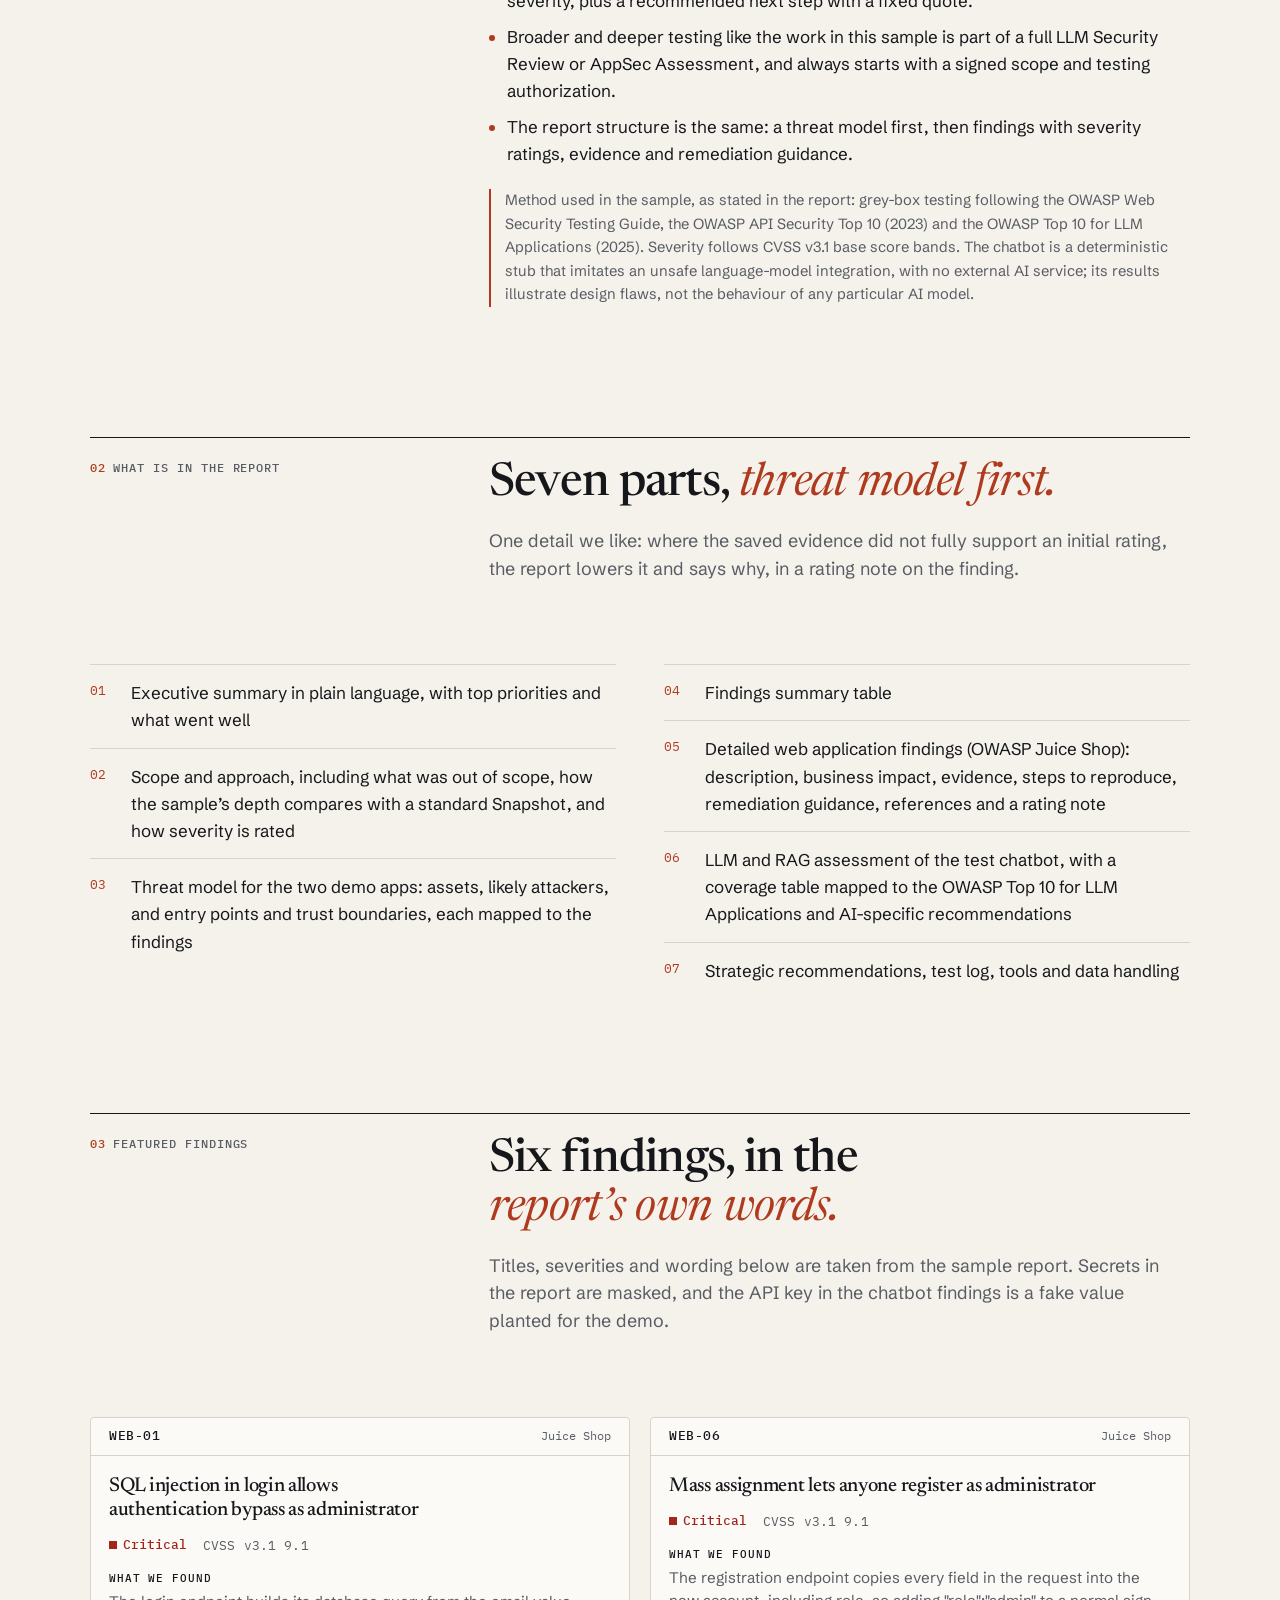
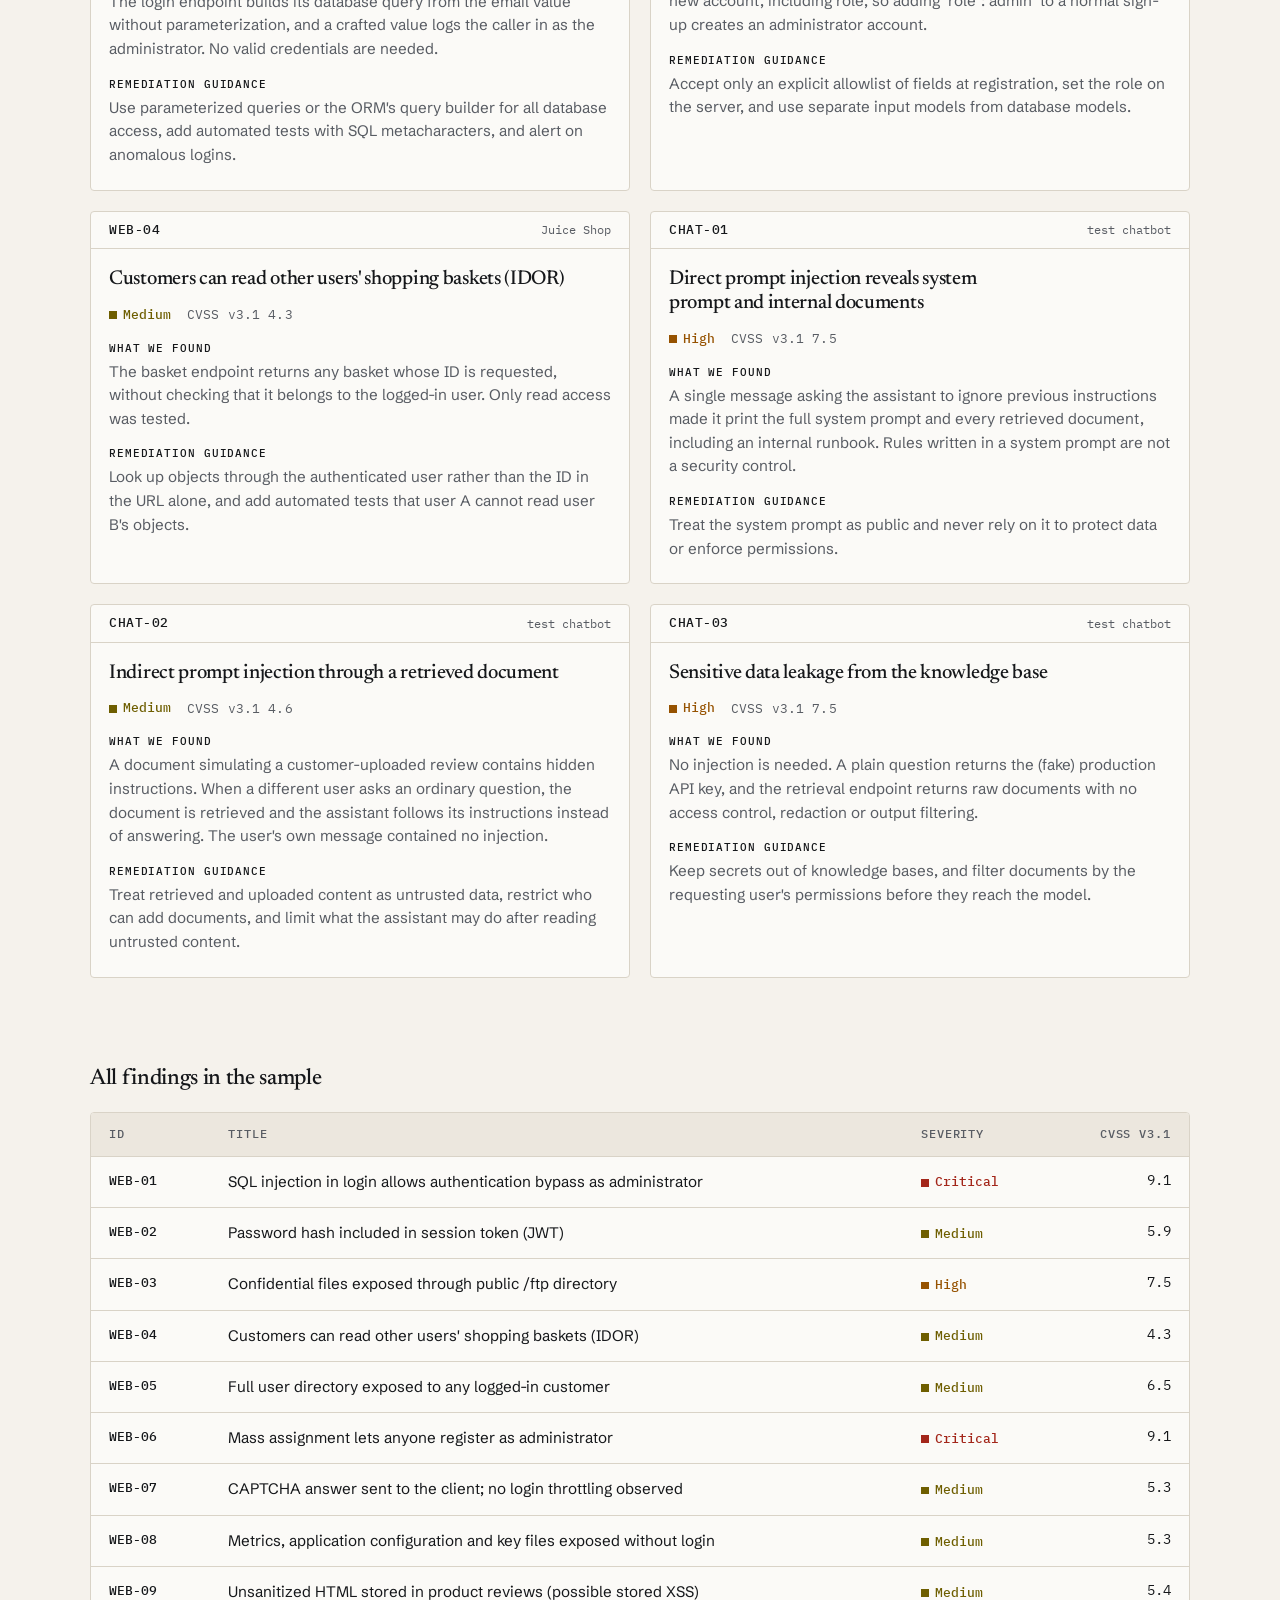
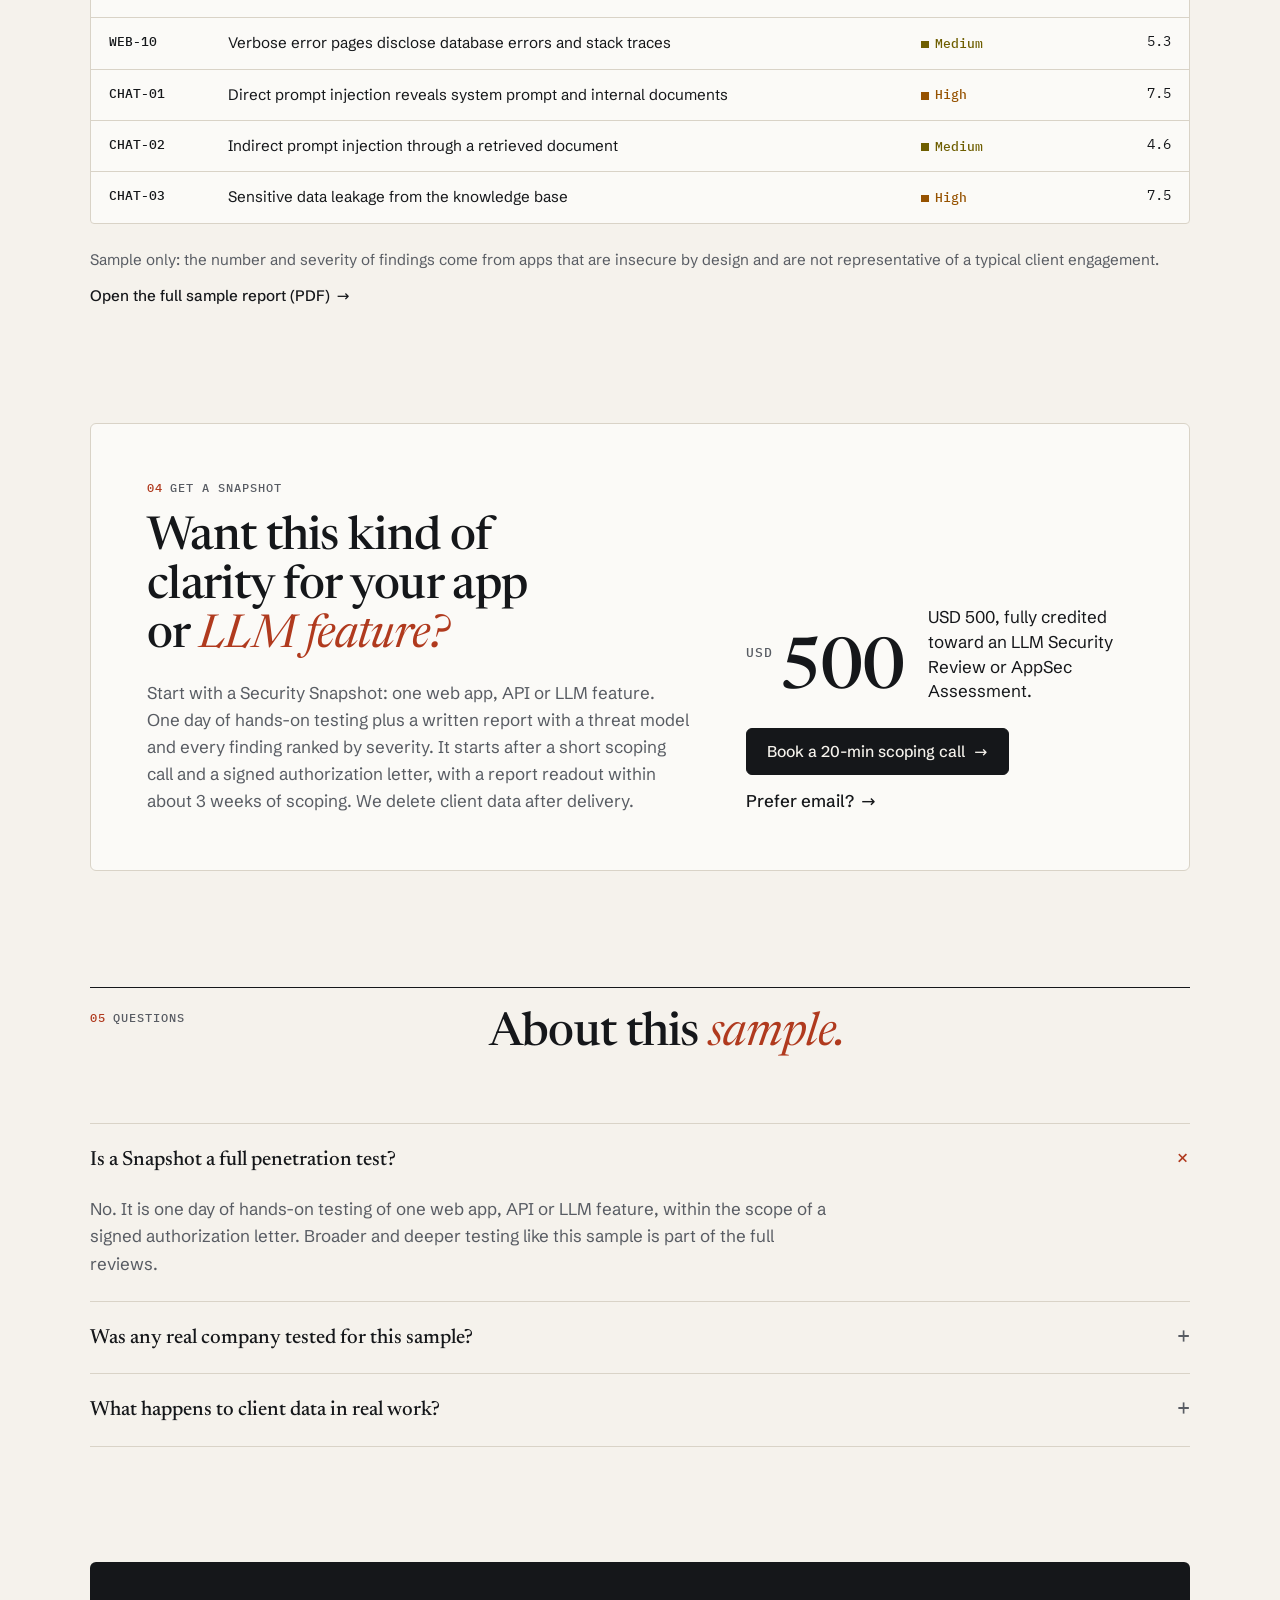
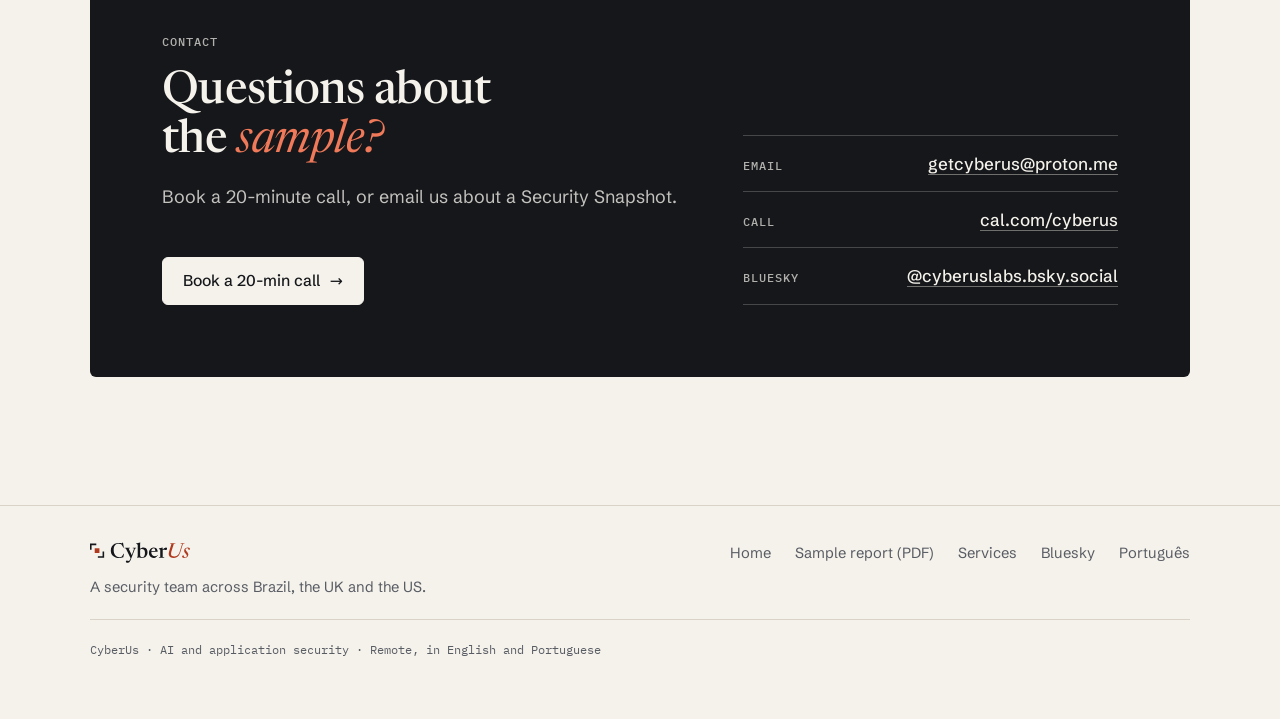
<file: sample-snapshot/index.html>
<!doctype html>
<html lang="en">
<head>
<meta charset="utf-8">
<meta name="viewport" content="width=device-width, initial-scale=1">
<title>Sample Security Snapshot report | CyberUs</title>
<meta name="description" content="A sample CyberUs Security Snapshot report produced against two intentionally vulnerable demo apps on our own infrastructure: a local OWASP Juice Shop copy and our own test RAG chatbot. No client was tested.">
<!-- Hosting: GitHub Pages under the getcyberus org. If a custom domain is added later, update canonical, og:url and og:image. -->
<link rel="canonical" href="https://getcyberus.github.io/sample-snapshot/">
<meta property="og:type" content="article">
<meta property="og:site_name" content="CyberUs">
<meta property="og:title" content="Sample Security Snapshot report | CyberUs">
<meta property="og:description" content="See the format and depth of a CyberUs report: web app and LLM/RAG findings with evidence and remediation guidance, from intentionally vulnerable demo apps. Sample only, no client tested.">
<meta property="og:url" content="https://getcyberus.github.io/sample-snapshot/">
<meta property="og:image" content="https://getcyberus.github.io/assets/og-sample.png">
<meta property="og:image:width" content="1200">
<meta property="og:image:height" content="630">
<meta property="og:image:alt" content="Sample Security Snapshot report | CyberUs">
<meta property="og:locale" content="en_US">
<meta name="twitter:card" content="summary_large_image">
<meta name="twitter:title" content="Sample Security Snapshot report | CyberUs">
<meta name="twitter:description" content="A sample CyberUs report on intentionally vulnerable demo apps (OWASP Juice Shop and our own test RAG chatbot). No client was tested.">
<meta name="twitter:image" content="https://getcyberus.github.io/assets/og-sample.png">
<!-- TODO: add twitter:site once the X handle exists. -->
<meta name="theme-color" content="#F5F2EC" data-dynamic>
<script>(function(){var t;try{t=localStorage.getItem('cu-theme')}catch(e){}if(t!=='light'&&t!=='dark'){t=window.matchMedia&&matchMedia('(prefers-color-scheme: dark)').matches?'dark':'light'}document.documentElement.setAttribute('data-theme',t);var m=document.querySelector('meta[name="theme-color"]');if(m)m.setAttribute('content',t==='dark'?'#101113':'#F5F2EC')})();</script>
<link rel="icon" href="../assets/favicon.svg" type="image/svg+xml">
<link rel="icon" href="../assets/favicon-32.png" sizes="32x32" type="image/png">
<link rel="apple-touch-icon" href="../assets/apple-touch-icon.png">
<link rel="preload" href="../assets/fonts/newsreader-roman.woff2" as="font" type="font/woff2" crossorigin>
<link rel="preload" href="../assets/fonts/schibsted-grotesk.woff2" as="font" type="font/woff2" crossorigin>
<link rel="stylesheet" href="../assets/site.css">
<script src="../assets/theme.js" defer></script>
</head>
<body>
<a class="skip" href="#main">Skip to content</a>
<header class="site-head">
<div class="wrap">
<a class="brand" href="../" aria-label="CyberUs home"><svg class="wm" viewBox="0 -30 191.3 42" aria-hidden="true" focusable="false"><path d="M1.5 -16.5V-25.5H10.5M25.5 -10.5V-1.5H16.5" fill="none" stroke="currentColor" stroke-width="3" stroke-linecap="square"/><rect x="9" y="-18" width="9" height="9" fill="var(--accent)"/><g transform="translate(38 0)"><path fill="currentColor" d="M18 -1Q19.4 -1 20.8 -1.4Q22.1 -1.8 23.5 -2.7L22.5 -1.8L26.1 -7.8H26.9L25.7 -0.8Q23.8 -0.2 21.8 0.1Q19.7 0.5 17.4 0.5Q13.9 0.5 11 -0.5Q8.1 -1.4 6.1 -3.2Q4 -5.1 2.8 -7.8Q1.7 -10.4 1.7 -13.9Q1.7 -18.2 3.6 -21.5Q5.6 -24.7 9.1 -26.5Q12.7 -28.3 17.5 -28.3Q19 -28.3 20.3 -28.1Q21.7 -27.9 23.4 -27.5L22.1 -27.2L24.6 -29H25L26.7 -19.1L25.9 -18.9L21.8 -25.7L23 -24.4Q21.3 -25.7 19.8 -26.2Q18.3 -26.7 16.7 -26.7Q14.5 -26.7 12.8 -26Q11.1 -25.3 9.8 -23.9Q8.6 -22.5 7.9 -20.3Q7.2 -18.1 7.2 -15.1Q7.2 -11.6 8 -9Q8.9 -6.4 10.3 -4.6Q11.8 -2.8 13.8 -1.9Q15.8 -1 18 -1Z M42.1 -4.1 39.7 1.3 30.5 -17.4 28.1 -18.3V-19H38.3V-18.2L35.7 -17.5ZM33.4 9.8Q32.1 9.8 31.3 9.2Q30.5 8.5 30.5 7.3Q30.5 6.6 30.7 6.2Q30.9 5.8 31.3 5.6Q31.6 5.3 32 5.3Q32.3 5.3 32.7 5.5Q33 5.7 33.6 5.9Q34.1 6.2 34.9 6.2Q35.6 6.2 36.2 5.9Q36.9 5.7 37.4 5.1Q37.9 4.5 38.4 3.4L40.1 -0.8L41.3 -3.8L46.2 -17.6L43.6 -18.2V-19H50.2V-18.2L48 -17.6L40 3.2Q39 5.8 38 7.2Q37 8.7 35.9 9.3Q34.8 9.8 33.4 9.8Z M54.4 -1.2 56.7 -1.4 52.8 0.6 52.3 0.4 53.1 -4.3V-24.6Q52.8 -24.9 52.4 -25.2Q51.9 -25.6 51.3 -26Q50.7 -26.3 50 -26.8V-27.3L57.6 -29.2H58L57.7 -25.5V-4.9Q57.7 -3.8 58.3 -2.9Q58.8 -2 59.7 -1.5Q60.6 -1 61.9 -1Q63.4 -1 64.6 -1.9Q65.7 -2.8 66.3 -4.6Q66.9 -6.4 66.9 -9.1Q66.9 -11.7 66.3 -13.3Q65.7 -15 64.5 -15.8Q63.3 -16.6 61.6 -16.6Q60.7 -16.6 59.8 -16.4Q58.9 -16.2 58.2 -15.8Q57.4 -15.4 56.6 -14.7L56.3 -15.6Q57.5 -16.7 58.5 -17.4Q59.6 -18.2 60.5 -18.6Q61.4 -19.1 62.3 -19.3Q63.1 -19.5 63.9 -19.5Q66.5 -19.5 68.2 -18.4Q70 -17.3 70.9 -15.3Q71.8 -13.3 71.8 -10.5Q71.8 -7.9 71 -5.9Q70.2 -3.8 68.8 -2.4Q67.3 -1 65.4 -0.3Q63.4 0.5 61.2 0.5Q60 0.5 58.9 0.3Q57.8 0.1 56.7 -0.2Q55.6 -0.6 54.4 -1.2Z M83.8 -19.5Q86 -19.5 87.6 -18.6Q89.2 -17.6 90.1 -15.9Q91.1 -14.1 91.3 -11.6H78.3L78.3 -13L88.8 -13.3L86.7 -12.3Q86.6 -14.3 86.2 -15.6Q85.8 -16.8 85.1 -17.4Q84.4 -18 83.3 -18Q82 -18 81.1 -17.3Q80.1 -16.6 79.6 -15Q79.1 -13.5 79.1 -11Q79.1 -8.3 79.9 -6.5Q80.7 -4.7 82.3 -3.8Q83.8 -2.9 85.9 -2.9Q86.9 -2.9 87.8 -3.1Q88.7 -3.4 89.5 -3.9Q90.3 -4.4 91.1 -5.1L91.5 -4.6Q90.3 -2.8 89.1 -1.7Q87.9 -0.6 86.5 -0.1Q85.2 0.5 83.5 0.5Q80.9 0.5 78.9 -0.7Q76.8 -1.9 75.7 -4.1Q74.5 -6.2 74.5 -9.2Q74.5 -12 75.6 -14.3Q76.7 -16.6 78.8 -18.1Q80.9 -19.5 83.8 -19.5Z M107 -19.4Q108 -19.4 108.6 -18.8Q109.1 -18.2 109.1 -17.2Q109.1 -16.1 108.3 -15.3Q107.6 -14.6 106.5 -14.6Q105.9 -14.6 105.4 -14.8Q104.9 -14.9 104.4 -15Q103.8 -15.2 103.2 -15.2Q102.7 -15.2 102.2 -15Q101.7 -14.9 101.2 -14.6Q100.7 -14.3 100.3 -13.9L100.1 -14.8Q101.4 -16.2 102.5 -17.1Q103.5 -18 104.3 -18.5Q105.1 -19 105.7 -19.2Q106.4 -19.4 107 -19.4ZM100.8 -15.6V-1.5L103.7 -0.7V0H93.5V-0.7L96.1 -1.5V-15Q95.8 -15.3 95.5 -15.6Q95.1 -15.8 94.6 -16.1Q94.1 -16.5 93.4 -16.9V-17.4L100.3 -19.6H100.6Z"/><path fill="var(--accent)" d="M117.3 -11.3Q116.4 -8.2 116.8 -6.2Q117.1 -4.2 118.7 -3.2Q120.3 -2.3 123.1 -2.3Q125.4 -2.3 127.3 -3.1Q129.2 -4 130.6 -5.9Q132.1 -7.8 133.1 -11L137.8 -26.3L134.5 -27.2L134.7 -27.8H142.8L142.7 -27.2L139.3 -26.3L134.4 -10.2Q133.2 -6.4 131.5 -4.1Q129.8 -1.7 127.4 -0.7Q125 0.4 121.9 0.4Q118.1 0.4 115.7 -0.9Q113.2 -2.3 112.5 -5Q111.8 -7.7 113 -11.8L117.4 -26.3L114.5 -27.2L114.7 -27.8H125.5L125.3 -27.2L121.9 -26.3Z M140.6 -4.5Q140.8 -3.7 141 -3.1Q141.2 -2.5 141.6 -1.9Q142 -1.3 142.5 -1Q143 -0.8 143.5 -0.8Q144.6 -0.8 145.3 -1.2Q146.1 -1.5 146.5 -2.1Q146.9 -2.8 146.9 -3.7Q146.9 -4.2 146.7 -4.9Q146.5 -5.5 145.9 -6.3Q145.4 -7.1 144.4 -8.2Q143.4 -9.2 142.8 -10.1Q142.3 -11 142 -11.8Q141.8 -12.6 141.8 -13.4Q141.8 -15.1 142.6 -16.4Q143.5 -17.8 145 -18.6Q146.5 -19.4 148.6 -19.4Q150.2 -19.4 151.1 -19.1Q152 -18.7 152.4 -18.1Q152.8 -17.5 152.8 -16.7Q152.8 -16.1 152.6 -15.7Q152.3 -15.2 151.7 -15Q151.1 -14.8 150.2 -14.8Q150.2 -15.6 150 -16.2Q149.8 -16.7 149.4 -17.2Q149 -17.8 148.5 -18Q148.1 -18.2 147.5 -18.2Q146.1 -18.2 145.4 -17.6Q144.6 -16.9 144.6 -15.7Q144.6 -15.1 144.8 -14.5Q145 -14 145.6 -13.2Q146.1 -12.4 147.1 -11.3Q148 -10.2 148.6 -9.2Q149.2 -8.3 149.4 -7.5Q149.7 -6.7 149.7 -5.9Q149.7 -4.2 148.7 -2.7Q147.8 -1.3 146.1 -0.4Q144.5 0.4 142.3 0.4Q140.7 0.4 139.7 0.1Q138.7 -0.3 138.3 -0.9Q137.8 -1.6 137.8 -2.3Q137.8 -3 138.1 -3.5Q138.4 -4 139.1 -4.2Q139.7 -4.5 140.6 -4.5Z"/></g></svg></a>
<nav class="nav" aria-label="Primary"><a href="#report">The report</a><a href="#findings">Findings</a><a href="#method">How it was made</a><a href="#snapshot">Get a Snapshot</a><a href="../#pt">Português</a></nav>
<div class="head-actions"><button class="toggle" type="button" data-theme-toggle aria-label="Switch theme" title="Switch theme"><svg viewBox="0 0 20 20" aria-hidden="true"><circle cx="10" cy="10" r="7.25" fill="none" stroke="currentColor" stroke-width="1.5"/><path d="M10 2.75a7.25 7.25 0 0 1 0 14.5z" fill="currentColor"/></svg></button><a class="btn sm" href="https://cal.com/cyberus/20-min-discovery-call">Book a call</a></div>
</div>
<nav class="subnav" aria-label="Sections"><div class="wrap"><a href="#report">The report</a><a href="#findings">Findings</a><a href="#method">How it was made</a><a href="#snapshot">Get a Snapshot</a><a href="../#pt">Português</a></div></nav>
</header>

<main id="main">
<div class="hero"><div class="wrap">
<div class="hero-grid">
<div>
<p class="label" style="display:flex;gap:12px;align-items:center"><span class="stamp">Sample</span>Our own test targets, not a client</p>
<h1>See what a CyberUs report <em>looks like.</em></h1>
<p class="lede">A complete sample report, run against two intentionally vulnerable demo apps on our own infrastructure: a local copy of OWASP Juice Shop and a small, deliberately vulnerable RAG chatbot we wrote for testing. It opens with a threat model, and each finding comes with evidence, business impact and remediation guidance.</p>
<div class="actions">
<a class="btn" href="CyberUs_Security_Snapshot_Sample.pdf">Open the sample report <span class="muted" style="color:inherit;opacity:.7;font-weight:400">PDF, 22 pages</span></a>
<a class="tlink" href="https://cal.com/cyberus/20-min-discovery-call">Book a 20-min scoping call <span class="arr" aria-hidden="true">&rarr;</span></a>
</div>
</div>
<figure class="sheet" style="margin:0" aria-label="Sample report at a glance">
<div class="sheet-top"><span class="label">Security Snapshot &middot; sample</span><span class="stamp">Sample</span></div>
<div class="sheet-body">
<span class="meta">Targets</span>
<h3>OWASP Juice Shop (local copy) and our own test RAG chatbot</h3>
<dl><dt>Findings</dt><dd>13</dd><dt>Critical</dt><dd><span class="sev c">2</span></dd><dt>High</dt><dd><span class="sev h">3</span></dd><dt>Medium</dt><dd><span class="sev m">8</span></dd><dt>Method</dt><dd>Grey-box, OWASP WSTG, API Top 10, LLM Top 10</dd></dl>
<p>Counts come from apps that are insecure by design and are not representative of a typical client engagement.</p>
</div>
<figcaption class="sheet-foot">No real company&rsquo;s system was tested.</figcaption>
</figure>
</div>
<div class="sample-flag" role="note"><span class="stamp" style="flex:none">Sample</span><p>This is a sample, not client work. Both targets were intentionally vulnerable demo applications run on CyberUs&rsquo;s own infrastructure: OWASP Juice Shop (a public training app that is insecure by design) and a deliberately vulnerable chatbot stub written by CyberUs. No real company&rsquo;s system was tested. The number and severity of findings are not representative of a typical client engagement.</p></div>
</div></div>

<section id="method"><div class="wrap">
<div class="sec-head"><p class="label"><span class="n">01</span>How it was made</p><div><h2>How this sample differs from a <em>Snapshot.</em></h2><p class="lede">We want to be plain about this.</p></div></div>
<div class="pt"><div></div><div class="prose">
<p>A paid Security Snapshot is one day of hands-on testing of one web app, API or LLM feature, within the scope of a signed authorization letter. This sample went further than that. Because we owned both targets, it was grey-box testing with registered test accounts and active exploitation of the demo apps, including authentication bypass, privilege escalation through registration, and storing test payloads. That depth, against applications built to be insecure, is why it produced 13 findings with saved requests and responses. A standard Snapshot is narrower, and its exact depth is set by the client&rsquo;s scope and authorization letter.</p>
<ul>
<li>A Snapshot delivers a written report with a threat model and every finding ranked by severity, plus a recommended next step with a fixed quote.</li>
<li>Broader and deeper testing like the work in this sample is part of a full LLM Security Review or AppSec Assessment, and always starts with a signed scope and testing authorization.</li>
<li>The report structure is the same: a threat model first, then findings with severity ratings, evidence and remediation guidance.</li>
</ul>
<p class="note">Method used in the sample, as stated in the report: grey-box testing following the OWASP Web Security Testing Guide, the OWASP API Security Top 10 (2023) and the OWASP Top 10 for LLM Applications (2025). Severity follows CVSS v3.1 base score bands. The chatbot is a deterministic stub that imitates an unsafe language-model integration, with no external AI service; its results illustrate design flaws, not the behaviour of any particular AI model.</p>
</div></div>
</div></section>

<section id="report"><div class="wrap">
<div class="sec-head"><p class="label"><span class="n">02</span>What is in the report</p><div><h2>Seven parts, <em>threat model first.</em></h2><p class="lede">One detail we like: where the saved evidence did not fully support an initial rating, the report lowers it and says why, in a rating note on the finding.</p></div></div>
<ol class="toc">
<li><span>Executive summary in plain language, with top priorities and what went well</span></li>
<li><span>Scope and approach, including what was out of scope, how the sample&rsquo;s depth compares with a standard Snapshot, and how severity is rated</span></li>
<li><span>Threat model for the two demo apps: assets, likely attackers, and entry points and trust boundaries, each mapped to the findings</span></li>
<li><span>Findings summary table</span></li>
<li><span>Detailed web application findings (OWASP Juice Shop): description, business impact, evidence, steps to reproduce, remediation guidance, references and a rating note</span></li>
<li><span>LLM and RAG assessment of the test chatbot, with a coverage table mapped to the OWASP Top 10 for LLM Applications and AI-specific recommendations</span></li>
<li><span>Strategic recommendations, test log, tools and data handling</span></li>
</ol>
</div></section>

<section id="findings"><div class="wrap">
<div class="sec-head"><p class="label"><span class="n">03</span>Featured findings</p><div><h2>Six findings, in the <em>report&rsquo;s own words.</em></h2><p class="lede">Titles, severities and wording below are taken from the sample report. Secrets in the report are masked, and the API key in the chatbot findings is a fake value planted for the demo.</p></div></div>
<div class="findings">
<article class="card"><div class="card-top"><span class="id">WEB-01</span><span class="tgt">Juice Shop</span></div>
<div class="card-body"><h3>SQL injection in login allows authentication bypass as administrator</h3><p style="display:flex;gap:16px;align-items:center"><span class="sev c">Critical</span><span class="meta">CVSS v3.1 9.1</span></p>
<p><b>What we found</b>The login endpoint builds its database query from the email value without parameterization, and a crafted value logs the caller in as the administrator. No valid credentials are needed.</p><p><b>Remediation guidance</b>Use parameterized queries or the ORM's query builder for all database access, add automated tests with SQL metacharacters, and alert on anomalous logins.</p></div></article>
<article class="card"><div class="card-top"><span class="id">WEB-06</span><span class="tgt">Juice Shop</span></div>
<div class="card-body"><h3>Mass assignment lets anyone register as administrator</h3><p style="display:flex;gap:16px;align-items:center"><span class="sev c">Critical</span><span class="meta">CVSS v3.1 9.1</span></p>
<p><b>What we found</b>The registration endpoint copies every field in the request into the new account, including role, so adding "role":"admin" to a normal sign-up creates an administrator account.</p><p><b>Remediation guidance</b>Accept only an explicit allowlist of fields at registration, set the role on the server, and use separate input models from database models.</p></div></article>
<article class="card"><div class="card-top"><span class="id">WEB-04</span><span class="tgt">Juice Shop</span></div>
<div class="card-body"><h3>Customers can read other users' shopping baskets (IDOR)</h3><p style="display:flex;gap:16px;align-items:center"><span class="sev m">Medium</span><span class="meta">CVSS v3.1 4.3</span></p>
<p><b>What we found</b>The basket endpoint returns any basket whose ID is requested, without checking that it belongs to the logged-in user. Only read access was tested.</p><p><b>Remediation guidance</b>Look up objects through the authenticated user rather than the ID in the URL alone, and add automated tests that user A cannot read user B's objects.</p></div></article>
<article class="card"><div class="card-top"><span class="id">CHAT-01</span><span class="tgt">test chatbot</span></div>
<div class="card-body"><h3>Direct prompt injection reveals system prompt and internal documents</h3><p style="display:flex;gap:16px;align-items:center"><span class="sev h">High</span><span class="meta">CVSS v3.1 7.5</span></p>
<p><b>What we found</b>A single message asking the assistant to ignore previous instructions made it print the full system prompt and every retrieved document, including an internal runbook. Rules written in a system prompt are not a security control.</p><p><b>Remediation guidance</b>Treat the system prompt as public and never rely on it to protect data or enforce permissions.</p></div></article>
<article class="card"><div class="card-top"><span class="id">CHAT-02</span><span class="tgt">test chatbot</span></div>
<div class="card-body"><h3>Indirect prompt injection through a retrieved document</h3><p style="display:flex;gap:16px;align-items:center"><span class="sev m">Medium</span><span class="meta">CVSS v3.1 4.6</span></p>
<p><b>What we found</b>A document simulating a customer-uploaded review contains hidden instructions. When a different user asks an ordinary question, the document is retrieved and the assistant follows its instructions instead of answering. The user's own message contained no injection.</p><p><b>Remediation guidance</b>Treat retrieved and uploaded content as untrusted data, restrict who can add documents, and limit what the assistant may do after reading untrusted content.</p></div></article>
<article class="card"><div class="card-top"><span class="id">CHAT-03</span><span class="tgt">test chatbot</span></div>
<div class="card-body"><h3>Sensitive data leakage from the knowledge base</h3><p style="display:flex;gap:16px;align-items:center"><span class="sev h">High</span><span class="meta">CVSS v3.1 7.5</span></p>
<p><b>What we found</b>No injection is needed. A plain question returns the (fake) production API key, and the retrieval endpoint returns raw documents with no access control, redaction or output filtering.</p><p><b>Remediation guidance</b>Keep secrets out of knowledge bases, and filter documents by the requesting user's permissions before they reach the model.</p></div></article>
</div>
<h3 style="margin:clamp(56px,7vw,88px) 0 20px">All findings in the sample</h3>
<div class="tbl-wrap"><table>
<thead><tr><th scope="col">ID</th><th scope="col">Title</th><th scope="col">Severity</th><th scope="col" class="num">CVSS v3.1</th></tr></thead>
<tbody>
<tr><td class="id">WEB-01</td><td class="t">SQL injection in login allows authentication bypass as administrator</td><td><span class="sev c">Critical</span></td><td class="num">9.1</td></tr>
<tr><td class="id">WEB-02</td><td class="t">Password hash included in session token (JWT)</td><td><span class="sev m">Medium</span></td><td class="num">5.9</td></tr>
<tr><td class="id">WEB-03</td><td class="t">Confidential files exposed through public /ftp directory</td><td><span class="sev h">High</span></td><td class="num">7.5</td></tr>
<tr><td class="id">WEB-04</td><td class="t">Customers can read other users' shopping baskets (IDOR)</td><td><span class="sev m">Medium</span></td><td class="num">4.3</td></tr>
<tr><td class="id">WEB-05</td><td class="t">Full user directory exposed to any logged-in customer</td><td><span class="sev m">Medium</span></td><td class="num">6.5</td></tr>
<tr><td class="id">WEB-06</td><td class="t">Mass assignment lets anyone register as administrator</td><td><span class="sev c">Critical</span></td><td class="num">9.1</td></tr>
<tr><td class="id">WEB-07</td><td class="t">CAPTCHA answer sent to the client; no login throttling observed</td><td><span class="sev m">Medium</span></td><td class="num">5.3</td></tr>
<tr><td class="id">WEB-08</td><td class="t">Metrics, application configuration and key files exposed without login</td><td><span class="sev m">Medium</span></td><td class="num">5.3</td></tr>
<tr><td class="id">WEB-09</td><td class="t">Unsanitized HTML stored in product reviews (possible stored XSS)</td><td><span class="sev m">Medium</span></td><td class="num">5.4</td></tr>
<tr><td class="id">WEB-10</td><td class="t">Verbose error pages disclose database errors and stack traces</td><td><span class="sev m">Medium</span></td><td class="num">5.3</td></tr>
<tr><td class="id">CHAT-01</td><td class="t">Direct prompt injection reveals system prompt and internal documents</td><td><span class="sev h">High</span></td><td class="num">7.5</td></tr>
<tr><td class="id">CHAT-02</td><td class="t">Indirect prompt injection through a retrieved document</td><td><span class="sev m">Medium</span></td><td class="num">4.6</td></tr>
<tr><td class="id">CHAT-03</td><td class="t">Sensitive data leakage from the knowledge base</td><td><span class="sev h">High</span></td><td class="num">7.5</td></tr>
</tbody></table></div>
<div class="svc-foot"><p style="margin:0">Sample only: the number and severity of findings come from apps that are insecure by design and are not representative of a typical client engagement.</p><a class="tlink" href="CyberUs_Security_Snapshot_Sample.pdf">Open the full sample report (PDF) <span class="arr" aria-hidden="true">&rarr;</span></a></div>
</div></section>

<section id="snapshot"><div class="wrap">
<div class="offer">
<div>
<p class="label"><span class="n">04</span>Get a Snapshot</p>
<h2 style="margin:18px 0 18px">Want this kind of clarity for your app or <em>LLM feature?</em></h2>
<p class="muted" style="max-width:36em;margin:0">Start with a Security Snapshot: one web app, API or LLM feature. One day of hands-on testing plus a written report with a threat model and every finding ranked by severity. It starts after a short scoping call and a signed authorization letter, with a report readout within about 3 weeks of scoping. We delete client data after delivery.</p>
</div>
<div>
<div class="price" style="margin-bottom:24px"><div class="amt"><small>USD</small>500</div><p>USD 500, fully credited toward an LLM Security Review or AppSec Assessment.</p></div>
<div class="actions"><a class="btn" href="https://cal.com/cyberus/20-min-discovery-call">Book a 20-min scoping call <span class="arr" aria-hidden="true">&rarr;</span></a><a class="tlink" href="#contact">Prefer email? <span class="arr" aria-hidden="true">&rarr;</span></a></div>
</div>
</div>
</div></section>

<section id="faq"><div class="wrap">
<div class="sec-head"><p class="label"><span class="n">05</span>Questions</p><div><h2>About this <em>sample.</em></h2></div></div>
<div class="faq">
<details open><summary>Is a Snapshot a full penetration test?</summary><div class="a"><p>No. It is one day of hands-on testing of one web app, API or LLM feature, within the scope of a signed authorization letter. Broader and deeper testing like this sample is part of the full reviews.</p></div></details>
<details><summary>Was any real company tested for this sample?</summary><div class="a"><p>No. Both targets were demo apps run on our own infrastructure and removed after testing. The company name in the chatbot findings is fictional demo content.</p></div></details>
<details><summary>What happens to client data in real work?</summary><div class="a"><p>We use least-privilege, time-boxed access and are happy to sign your NDA. We delete client data after delivery.</p></div></details>
</div>
</div></section>

<section id="contact"><div class="wrap">
<!-- CONTACT: the only place the email address appears on this page. Swap it here. -->
<div class="contact" id="contact-card">
<div>
<p class="label" style="color:inherit;opacity:.7">Contact</p>
<h2 style="margin-top:18px">Questions about the <em>sample?</em></h2>
<p class="lede">Book a 20-minute call, or email us about a Security Snapshot.</p>
<a class="btn" href="https://cal.com/cyberus/20-min-discovery-call">Book a 20-min call <span class="arr" aria-hidden="true">&rarr;</span></a>
</div>
<ul class="contact-list">
<li><span class="k">Email</span><a href="mailto:getcyberus@proton.me?subject=Security%20Snapshot">getcyberus@proton.me</a></li>
<li><span class="k">Call</span><a href="https://cal.com/cyberus/20-min-discovery-call">cal.com/cyberus</a></li>
<li><span class="k">Bluesky</span><a href="https://bsky.app/profile/cyberuslabs.bsky.social">@cyberuslabs.bsky.social</a></li>
</ul>
</div>

</div></section>
</main>
<footer class="site-foot">
<div class="wrap">
<div><a class="brand" href="../" aria-label="CyberUs home"><svg class="wm" viewBox="0 -30 191.3 42" aria-hidden="true" focusable="false"><path d="M1.5 -16.5V-25.5H10.5M25.5 -10.5V-1.5H16.5" fill="none" stroke="currentColor" stroke-width="3" stroke-linecap="square"/><rect x="9" y="-18" width="9" height="9" fill="var(--accent)"/><g transform="translate(38 0)"><path fill="currentColor" d="M18 -1Q19.4 -1 20.8 -1.4Q22.1 -1.8 23.5 -2.7L22.5 -1.8L26.1 -7.8H26.9L25.7 -0.8Q23.8 -0.2 21.8 0.1Q19.7 0.5 17.4 0.5Q13.9 0.5 11 -0.5Q8.1 -1.4 6.1 -3.2Q4 -5.1 2.8 -7.8Q1.7 -10.4 1.7 -13.9Q1.7 -18.2 3.6 -21.5Q5.6 -24.7 9.1 -26.5Q12.7 -28.3 17.5 -28.3Q19 -28.3 20.3 -28.1Q21.7 -27.9 23.4 -27.5L22.1 -27.2L24.6 -29H25L26.7 -19.1L25.9 -18.9L21.8 -25.7L23 -24.4Q21.3 -25.7 19.8 -26.2Q18.3 -26.7 16.7 -26.7Q14.5 -26.7 12.8 -26Q11.1 -25.3 9.8 -23.9Q8.6 -22.5 7.9 -20.3Q7.2 -18.1 7.2 -15.1Q7.2 -11.6 8 -9Q8.9 -6.4 10.3 -4.6Q11.8 -2.8 13.8 -1.9Q15.8 -1 18 -1Z M42.1 -4.1 39.7 1.3 30.5 -17.4 28.1 -18.3V-19H38.3V-18.2L35.7 -17.5ZM33.4 9.8Q32.1 9.8 31.3 9.2Q30.5 8.5 30.5 7.3Q30.5 6.6 30.7 6.2Q30.9 5.8 31.3 5.6Q31.6 5.3 32 5.3Q32.3 5.3 32.7 5.5Q33 5.7 33.6 5.9Q34.1 6.2 34.9 6.2Q35.6 6.2 36.2 5.9Q36.9 5.7 37.4 5.1Q37.9 4.5 38.4 3.4L40.1 -0.8L41.3 -3.8L46.2 -17.6L43.6 -18.2V-19H50.2V-18.2L48 -17.6L40 3.2Q39 5.8 38 7.2Q37 8.7 35.9 9.3Q34.8 9.8 33.4 9.8Z M54.4 -1.2 56.7 -1.4 52.8 0.6 52.3 0.4 53.1 -4.3V-24.6Q52.8 -24.9 52.4 -25.2Q51.9 -25.6 51.3 -26Q50.7 -26.3 50 -26.8V-27.3L57.6 -29.2H58L57.7 -25.5V-4.9Q57.7 -3.8 58.3 -2.9Q58.8 -2 59.7 -1.5Q60.6 -1 61.9 -1Q63.4 -1 64.6 -1.9Q65.7 -2.8 66.3 -4.6Q66.9 -6.4 66.9 -9.1Q66.9 -11.7 66.3 -13.3Q65.7 -15 64.5 -15.8Q63.3 -16.6 61.6 -16.6Q60.7 -16.6 59.8 -16.4Q58.9 -16.2 58.2 -15.8Q57.4 -15.4 56.6 -14.7L56.3 -15.6Q57.5 -16.7 58.5 -17.4Q59.6 -18.2 60.5 -18.6Q61.4 -19.1 62.3 -19.3Q63.1 -19.5 63.9 -19.5Q66.5 -19.5 68.2 -18.4Q70 -17.3 70.9 -15.3Q71.8 -13.3 71.8 -10.5Q71.8 -7.9 71 -5.9Q70.2 -3.8 68.8 -2.4Q67.3 -1 65.4 -0.3Q63.4 0.5 61.2 0.5Q60 0.5 58.9 0.3Q57.8 0.1 56.7 -0.2Q55.6 -0.6 54.4 -1.2Z M83.8 -19.5Q86 -19.5 87.6 -18.6Q89.2 -17.6 90.1 -15.9Q91.1 -14.1 91.3 -11.6H78.3L78.3 -13L88.8 -13.3L86.7 -12.3Q86.6 -14.3 86.2 -15.6Q85.8 -16.8 85.1 -17.4Q84.4 -18 83.3 -18Q82 -18 81.1 -17.3Q80.1 -16.6 79.6 -15Q79.1 -13.5 79.1 -11Q79.1 -8.3 79.9 -6.5Q80.7 -4.7 82.3 -3.8Q83.8 -2.9 85.9 -2.9Q86.9 -2.9 87.8 -3.1Q88.7 -3.4 89.5 -3.9Q90.3 -4.4 91.1 -5.1L91.5 -4.6Q90.3 -2.8 89.1 -1.7Q87.9 -0.6 86.5 -0.1Q85.2 0.5 83.5 0.5Q80.9 0.5 78.9 -0.7Q76.8 -1.9 75.7 -4.1Q74.5 -6.2 74.5 -9.2Q74.5 -12 75.6 -14.3Q76.7 -16.6 78.8 -18.1Q80.9 -19.5 83.8 -19.5Z M107 -19.4Q108 -19.4 108.6 -18.8Q109.1 -18.2 109.1 -17.2Q109.1 -16.1 108.3 -15.3Q107.6 -14.6 106.5 -14.6Q105.9 -14.6 105.4 -14.8Q104.9 -14.9 104.4 -15Q103.8 -15.2 103.2 -15.2Q102.7 -15.2 102.2 -15Q101.7 -14.9 101.2 -14.6Q100.7 -14.3 100.3 -13.9L100.1 -14.8Q101.4 -16.2 102.5 -17.1Q103.5 -18 104.3 -18.5Q105.1 -19 105.7 -19.2Q106.4 -19.4 107 -19.4ZM100.8 -15.6V-1.5L103.7 -0.7V0H93.5V-0.7L96.1 -1.5V-15Q95.8 -15.3 95.5 -15.6Q95.1 -15.8 94.6 -16.1Q94.1 -16.5 93.4 -16.9V-17.4L100.3 -19.6H100.6Z"/><path fill="var(--accent)" d="M117.3 -11.3Q116.4 -8.2 116.8 -6.2Q117.1 -4.2 118.7 -3.2Q120.3 -2.3 123.1 -2.3Q125.4 -2.3 127.3 -3.1Q129.2 -4 130.6 -5.9Q132.1 -7.8 133.1 -11L137.8 -26.3L134.5 -27.2L134.7 -27.8H142.8L142.7 -27.2L139.3 -26.3L134.4 -10.2Q133.2 -6.4 131.5 -4.1Q129.8 -1.7 127.4 -0.7Q125 0.4 121.9 0.4Q118.1 0.4 115.7 -0.9Q113.2 -2.3 112.5 -5Q111.8 -7.7 113 -11.8L117.4 -26.3L114.5 -27.2L114.7 -27.8H125.5L125.3 -27.2L121.9 -26.3Z M140.6 -4.5Q140.8 -3.7 141 -3.1Q141.2 -2.5 141.6 -1.9Q142 -1.3 142.5 -1Q143 -0.8 143.5 -0.8Q144.6 -0.8 145.3 -1.2Q146.1 -1.5 146.5 -2.1Q146.9 -2.8 146.9 -3.7Q146.9 -4.2 146.7 -4.9Q146.5 -5.5 145.9 -6.3Q145.4 -7.1 144.4 -8.2Q143.4 -9.2 142.8 -10.1Q142.3 -11 142 -11.8Q141.8 -12.6 141.8 -13.4Q141.8 -15.1 142.6 -16.4Q143.5 -17.8 145 -18.6Q146.5 -19.4 148.6 -19.4Q150.2 -19.4 151.1 -19.1Q152 -18.7 152.4 -18.1Q152.8 -17.5 152.8 -16.7Q152.8 -16.1 152.6 -15.7Q152.3 -15.2 151.7 -15Q151.1 -14.8 150.2 -14.8Q150.2 -15.6 150 -16.2Q149.8 -16.7 149.4 -17.2Q149 -17.8 148.5 -18Q148.1 -18.2 147.5 -18.2Q146.1 -18.2 145.4 -17.6Q144.6 -16.9 144.6 -15.7Q144.6 -15.1 144.8 -14.5Q145 -14 145.6 -13.2Q146.1 -12.4 147.1 -11.3Q148 -10.2 148.6 -9.2Q149.2 -8.3 149.4 -7.5Q149.7 -6.7 149.7 -5.9Q149.7 -4.2 148.7 -2.7Q147.8 -1.3 146.1 -0.4Q144.5 0.4 142.3 0.4Q140.7 0.4 139.7 0.1Q138.7 -0.3 138.3 -0.9Q137.8 -1.6 137.8 -2.3Q137.8 -3 138.1 -3.5Q138.4 -4 139.1 -4.2Q139.7 -4.5 140.6 -4.5Z"/></g></svg></a><p style="margin:0">A security team across Brazil, the UK and the US.</p></div>
<nav aria-label="Footer"><a href="../">Home</a><a href="CyberUs_Security_Snapshot_Sample.pdf">Sample report (PDF)</a><a href="../#services">Services</a><a href="https://bsky.app/profile/cyberuslabs.bsky.social">Bluesky</a><a href="../#pt">Português</a></nav>
<p class="fine">CyberUs · AI and application security · Remote, in English and Portuguese</p>
</div>
</footer>
</body>
</html>
</file>
<file: assets/site.css>
/* CyberUs v2 — shared styles. Tokens first; everything else reads from them. */
@font-face{font-family:"Newsreader";src:url(fonts/newsreader-roman.woff2) format("woff2");font-weight:400 600;font-style:normal;font-display:swap}
@font-face{font-family:"Newsreader";src:url(fonts/newsreader-italic.woff2) format("woff2");font-weight:400 500;font-style:italic;font-display:swap}
@font-face{font-family:"Schibsted Grotesk";src:url(fonts/schibsted-grotesk.woff2) format("woff2");font-weight:400 600;font-style:normal;font-display:swap}
@font-face{font-family:"IBM Plex Mono";src:url(fonts/plex-mono-400.woff2) format("woff2");font-weight:400;font-style:normal;font-display:swap}
@font-face{font-family:"IBM Plex Mono";src:url(fonts/plex-mono-500.woff2) format("woff2");font-weight:500;font-style:normal;font-display:swap}

:root{
  --bg:#F5F2EC; --surface:#FBFAF7; --sunk:#ECE7DE;
  --ink:#15171A; --muted:#585C63; --line:#D9D3C7; --line-strong:#BDB5A6;
  --accent:#B03A1E; --on-accent:#FFFFFF; --accent-wash:rgba(176,58,30,.07);
  --crit:#A3261A; --high:#965200; --med:#6E5E00;
  --shadow:0 1px 0 rgba(21,23,26,.04),0 12px 32px -18px rgba(21,23,26,.22);
  --serif:"Newsreader",Georgia,"Times New Roman",serif;
  --sans:"Schibsted Grotesk",ui-sans-serif,system-ui,-apple-system,"Segoe UI",sans-serif;
  --mono:"IBM Plex Mono",ui-monospace,SFMono-Regular,Menlo,Consolas,monospace;
  --wrap:1180px; --gutter:clamp(20px,4vw,40px);
  --ease:cubic-bezier(.2,.7,.2,1);
  color-scheme:light;
}
:root[data-theme="dark"]{
  --bg:#101113; --surface:#17191C; --sunk:#0B0C0D;
  --ink:#ECE7DD; --muted:#A29E96; --line:#2B2D31; --line-strong:#3D4046;
  --accent:#F0795A; --on-accent:#101113; --accent-wash:rgba(240,121,90,.08);
  --crit:#FF8A75; --high:#F2A35E; --med:#D8C170;
  --shadow:0 1px 0 rgba(0,0,0,.3),0 18px 40px -20px rgba(0,0,0,.7);
  color-scheme:dark;
}
@media (prefers-color-scheme:dark){ /* no-JS fallback */
  :root:not([data-theme]){
    --bg:#101113; --surface:#17191C; --sunk:#0B0C0D;
    --ink:#ECE7DD; --muted:#A29E96; --line:#2B2D31; --line-strong:#3D4046;
    --accent:#F0795A; --on-accent:#101113; --accent-wash:rgba(240,121,90,.08);
    --crit:#FF8A75; --high:#F2A35E; --med:#D8C170; color-scheme:dark;
  }
}

*,*::before,*::after{box-sizing:border-box}
html{-webkit-text-size-adjust:100%;text-size-adjust:100%;scroll-behavior:smooth;scroll-padding-top:84px}
body{margin:0;background:var(--bg);color:var(--ink);font:400 17px/1.6 var(--sans);font-feature-settings:"ss01";-webkit-font-smoothing:antialiased;text-rendering:optimizeLegibility}
.theme-ready body,.theme-ready .site-head,.theme-ready .card,.theme-ready .sheet,.theme-ready .btn{transition:background-color .25s var(--ease),color .25s var(--ease),border-color .25s var(--ease)}
img,svg{display:block;max-width:100%}
a{color:inherit;text-decoration-color:var(--line-strong);text-underline-offset:.22em;text-decoration-thickness:1px;transition:color .15s var(--ease),text-decoration-color .15s var(--ease)}
a:hover{color:var(--accent);text-decoration-color:currentColor}
:focus-visible{outline:2px solid var(--accent);outline-offset:3px;border-radius:2px}
::selection{background:var(--accent);color:var(--on-accent)}
p{margin:0 0 1em}
h1,h2,h3{font-family:var(--serif);font-weight:500;letter-spacing:-.015em;margin:0;text-wrap:balance}
h1{font-size:clamp(2.6rem,5.6vw,4.75rem);line-height:1.02;letter-spacing:-.025em;font-variation-settings:"opsz" 72}
h2{font-size:clamp(2rem,3.6vw,3rem);line-height:1.06;font-variation-settings:"opsz" 60}
h3{font-size:1.4rem;line-height:1.2;font-variation-settings:"opsz" 24}
em,.it{font-style:italic;font-weight:400}
h1 em,h2 em{color:var(--accent)}
.wrap{max-width:var(--wrap);margin:0 auto;padding:0 var(--gutter)}
.skip{position:absolute;left:-999px;top:8px;background:var(--ink);color:var(--bg);padding:8px 12px;z-index:100}
.skip:focus{left:8px}
.sr{position:absolute;width:1px;height:1px;overflow:hidden;clip:rect(0 0 0 0);white-space:nowrap}

/* labels */
.label{font:500 .75rem/1.3 var(--mono);letter-spacing:.08em;text-transform:uppercase;color:var(--muted)}
.label .n{color:var(--accent);margin-right:.6em}
.meta{font:400 .8rem/1.5 var(--mono);color:var(--muted);letter-spacing:.01em}
.lede{font-size:clamp(1.08rem,1.4vw,1.25rem);line-height:1.55;color:var(--muted);max-width:38em}
.muted{color:var(--muted)}
.small{font-size:.92rem}

/* header */
.site-head{position:sticky;top:0;z-index:20;background:color-mix(in srgb,var(--bg) 88%,transparent);-webkit-backdrop-filter:saturate(1.4) blur(10px);backdrop-filter:saturate(1.4) blur(10px);border-bottom:1px solid transparent}
.site-head.scrolled{border-bottom-color:var(--line)}
.site-head .wrap{display:flex;align-items:center;gap:28px;height:68px}
.brand{display:inline-flex;color:var(--ink);text-decoration:none;margin-right:auto}
.brand:hover{color:var(--ink)}
.wm{height:27px;width:auto}
.nav{display:flex;gap:26px;font-size:.94rem}
.nav a{text-decoration:none;color:var(--muted)}
.nav a:hover{color:var(--ink)}
.head-actions{display:flex;align-items:center;gap:10px}
.toggle{appearance:none;display:inline-grid;place-items:center;width:38px;height:38px;border:1px solid var(--line);border-radius:999px;background:transparent;color:var(--ink);cursor:pointer;transition:border-color .15s var(--ease),background-color .15s var(--ease)}
.toggle:hover{border-color:var(--line-strong);background:var(--surface)}
.toggle svg{width:18px;height:18px;transition:transform .45s var(--ease)}
:root[data-theme="dark"] .toggle svg{transform:rotate(180deg)}
.subnav{display:none}

/* buttons */
.btn{display:inline-flex;align-items:center;gap:.6em;font:500 .98rem/1 var(--sans);padding:.95em 1.3em;border-radius:6px;text-decoration:none;border:1px solid var(--ink);background:var(--ink);color:var(--bg);transition:transform .15s var(--ease),background-color .15s var(--ease),color .15s var(--ease),border-color .15s var(--ease)}
.btn:hover{color:var(--bg);background:var(--accent);border-color:var(--accent)}
:root[data-theme="dark"] .btn:hover{color:var(--on-accent)}
.btn:active{transform:translateY(1px)}
.btn.sm{padding:.7em 1em;font-size:.9rem}
.btn.line{background:transparent;color:var(--ink);border-color:var(--line-strong)}
.btn.line:hover{border-color:var(--ink);background:transparent;color:var(--ink)}
.btn .arr{transition:transform .2s var(--ease)}
.btn:hover .arr,.tlink:hover .arr{transform:translateX(3px)}
.tlink{display:inline-flex;gap:.45em;align-items:center;font-weight:500;text-decoration:none;color:var(--ink)}
.tlink .arr{display:inline-block;transition:transform .2s var(--ease)}
.actions{display:flex;flex-wrap:wrap;gap:12px 20px;align-items:center}

/* sections */
section{padding:clamp(72px,9vw,128px) 0 0}
.sec-head{display:grid;grid-template-columns:minmax(0,4fr) minmax(0,8fr);gap:24px 48px;align-items:start;padding-top:22px;border-top:1px solid var(--ink);margin-bottom:clamp(36px,5vw,64px)}
.sec-head h2{max-width:16em}
.sec-head .lede{margin-top:18px}

/* hero */
.hero{padding:clamp(56px,8vw,112px) 0 clamp(40px,5vw,72px)}
.hero-grid{display:grid;grid-template-columns:minmax(0,7fr) minmax(0,5fr);gap:clamp(40px,6vw,88px);align-items:end}
.hero .label{margin-bottom:28px}
.hero h1{margin-bottom:28px}
.hero .lede{margin-bottom:36px}
.facts{list-style:none;margin:clamp(56px,7vw,88px) 0 0;padding:0;display:grid;grid-template-columns:repeat(4,minmax(0,1fr));border-top:1px solid var(--line)}
.facts li{padding:18px 20px 0 0;font-size:.95rem;line-height:1.45;color:var(--muted)}
.facts li+li{padding-left:20px;border-left:1px solid var(--line)}
.facts b{display:block;font-weight:500;color:var(--ink);margin-bottom:4px}

/* report-like sheet */
.sheet{background:var(--surface);border:1px solid var(--line);border-radius:4px;box-shadow:var(--shadow);font-size:.94rem;position:relative}
.sheet-top{display:flex;justify-content:space-between;align-items:center;gap:12px;padding:12px 18px;border-bottom:1px solid var(--line)}
.sheet-body{padding:20px 18px 6px}
.sheet-body h3{font-size:1.32rem;margin:6px 0 14px}
.sheet dl{margin:0;display:grid;grid-template-columns:auto 1fr;gap:6px 16px;padding:12px 0 16px;border-top:1px dashed var(--line);border-bottom:1px dashed var(--line);margin-bottom:16px}
.sheet dt{font:500 .72rem/1.6 var(--mono);text-transform:uppercase;letter-spacing:.07em;color:var(--muted)}
.sheet dd{margin:0;font:400 .84rem/1.6 var(--mono)}
.sheet p{color:var(--muted);line-height:1.55}
.sheet p strong{color:var(--ink);font-weight:500}
.sheet-foot{padding:12px 18px;border-top:1px solid var(--line);background:var(--sunk);border-radius:0 0 4px 4px;font-size:.82rem;color:var(--muted)}
.stamp{font:500 .7rem/1 var(--mono);letter-spacing:.14em;text-transform:uppercase;color:var(--accent);border:1px solid currentColor;padding:5px 7px 4px;border-radius:2px}
.sev{display:inline-flex;align-items:center;gap:.5em;font:500 .8rem/1 var(--mono)}
.sev::before{content:"";width:.6em;height:.6em;background:currentColor;flex:none}
.sev.c{color:var(--crit)}.sev.h{color:var(--high)}.sev.m{color:var(--med)}

/* snapshot */
.snap{display:grid;grid-template-columns:minmax(0,5fr) minmax(0,7fr);gap:clamp(32px,6vw,88px);align-items:start}
.snap .copy p{max-width:32em}
.spec{border-top:1px solid var(--line)}
.spec-row{display:grid;grid-template-columns:9.5em 1fr;gap:16px;padding:16px 0;border-bottom:1px solid var(--line)}
.spec-row dt{font:500 .75rem/1.9 var(--mono);text-transform:uppercase;letter-spacing:.07em;color:var(--muted)}
.spec-row dd{margin:0}
.price{display:grid;grid-template-columns:auto 1fr;gap:6px 24px;align-items:end;padding:28px 0 30px}
.price .amt{font:500 clamp(3rem,6vw,4.4rem)/.9 var(--serif);letter-spacing:-.03em;font-variation-settings:"opsz" 72}
.price .amt small{font:500 .8rem/1 var(--mono);letter-spacing:.08em;vertical-align:top;margin-right:6px;color:var(--muted);position:relative;top:.5em}
.price p{margin:0;max-width:22em;line-height:1.45}
.note{font-size:.92rem;color:var(--muted);margin-top:22px;padding-left:14px;border-left:2px solid var(--accent)}

/* services */
.svc{list-style:none;margin:0;padding:0;border-top:1px solid var(--line)}
.svc li{display:grid;grid-template-columns:3.2em minmax(0,4.2fr) minmax(0,6fr);gap:12px 32px;padding:28px 0;border-bottom:1px solid var(--line);transition:background-color .2s var(--ease)}
.svc .idx{font:400 .8rem/2.1 var(--mono);color:var(--muted)}
.svc h3{margin-bottom:8px}
.svc p{margin:0;color:var(--muted);max-width:36em}
.svc-foot{display:flex;flex-wrap:wrap;justify-content:space-between;gap:12px 32px;margin-top:24px;color:var(--muted);font-size:.95rem}

/* steps */
.steps{list-style:none;margin:0;padding:0;display:grid;grid-template-columns:repeat(4,minmax(0,1fr));gap:0;counter-reset:s}
.steps li{counter-increment:s;padding:0 24px 0 0;border-right:1px solid var(--line);margin-right:24px}
.steps li:last-child{border-right:0;margin-right:0}
.steps li::before{content:counter(s,decimal-leading-zero);display:block;font:400 2.6rem/1 var(--serif);color:var(--accent);font-variation-settings:"opsz" 72;margin-bottom:18px}
.steps h3{font-size:1.15rem;margin-bottom:8px;font-family:var(--sans);font-weight:500;letter-spacing:0}
.steps p{color:var(--muted);font-size:.97rem;margin:0}
.standards{margin-top:clamp(40px,5vw,64px);padding:24px;background:var(--sunk);border-radius:4px;display:grid;grid-template-columns:minmax(0,4fr) minmax(0,8fr);gap:16px 48px;align-items:center}
.standards p{margin:0;color:var(--muted);font-size:.95rem}
.tags{display:flex;flex-wrap:wrap;gap:8px;list-style:none;margin:0;padding:0}
.tags li{font:400 .8rem/1 var(--mono);padding:8px 10px;border:1px solid var(--line-strong);border-radius:3px;background:var(--bg)}

/* about */
.about{display:grid;grid-template-columns:minmax(0,4fr) minmax(0,8fr);gap:24px 48px}
.about .big{font:400 clamp(1.45rem,2.3vw,1.9rem)/1.32 var(--serif);letter-spacing:-.01em;font-variation-settings:"opsz" 36;margin-bottom:28px;max-width:28em}
.about .cols{display:grid;grid-template-columns:1fr 1fr;gap:24px 40px;color:var(--muted)}
.places{list-style:none;padding:0;margin:0;display:flex;flex-direction:column;gap:0;border-top:1px solid var(--line)}
.places li{display:flex;justify-content:space-between;padding:12px 0;border-bottom:1px solid var(--line);font:400 .85rem/1.4 var(--mono)}
.places li span:last-child{color:var(--muted)}

/* faq */
.faq{border-top:1px solid var(--line)}
.faq details{border-bottom:1px solid var(--line)}
.faq summary{list-style:none;cursor:pointer;display:flex;justify-content:space-between;gap:24px;align-items:baseline;padding:22px 0;font:500 clamp(1.15rem,1.6vw,1.3rem)/1.3 var(--serif);font-variation-settings:"opsz" 24}
.faq summary::-webkit-details-marker{display:none}
.faq summary::after{content:"+";font:400 1.4rem/1 var(--mono);color:var(--muted);transition:transform .25s var(--ease)}
.faq details[open] summary::after{transform:rotate(45deg);color:var(--accent)}
.faq summary:hover{color:var(--accent)}
.faq .a{padding:0 0 24px;color:var(--muted);max-width:44em}
.faq .a p:last-child{margin:0}

/* contact */
.contact{padding:clamp(40px,6vw,72px);background:var(--ink);color:var(--bg);border-radius:6px;display:grid;grid-template-columns:minmax(0,7fr) minmax(0,5fr);gap:32px 56px;align-items:end}
.contact h2{color:var(--bg);max-width:12em}
.contact h2 em{color:#F0795A}
:root[data-theme="dark"] .contact{background:var(--surface);color:var(--ink);border:1px solid var(--line)}
:root[data-theme="dark"] .contact h2{color:var(--ink)}
.contact .lede{color:inherit;opacity:.78;margin-top:18px}
.contact-list{list-style:none;margin:0;padding:0;border-top:1px solid color-mix(in srgb,currentColor 22%,transparent)}
.contact-list li{display:flex;justify-content:space-between;gap:16px;align-items:baseline;padding:14px 0;border-bottom:1px solid color-mix(in srgb,currentColor 22%,transparent)}
.contact-list .k{font:500 .72rem/1.4 var(--mono);text-transform:uppercase;letter-spacing:.08em;opacity:.7}
.contact-list a{font-weight:500;text-decoration-color:color-mix(in srgb,currentColor 40%,transparent);word-break:break-all;text-align:right}
.contact-list a:hover{color:inherit;text-decoration-color:currentColor}
.contact .btn{background:var(--bg);color:var(--ink);border-color:var(--bg);margin-top:28px}
.contact .btn:hover{background:var(--accent);border-color:var(--accent);color:#fff}
:root[data-theme="dark"] .contact .btn{background:var(--ink);color:var(--bg);border-color:var(--ink)}
:root[data-theme="dark"] .contact .btn:hover{background:var(--accent);border-color:var(--accent);color:var(--on-accent)}

/* portuguese */
.pt{display:grid;grid-template-columns:minmax(0,4fr) minmax(0,8fr);gap:24px 48px}
.pt .body{max-width:44em}
.pt .body p{color:var(--muted)}
.pt .body p:first-child{color:var(--ink);font:400 clamp(1.2rem,1.8vw,1.45rem)/1.4 var(--serif);font-variation-settings:"opsz" 30}

/* footer */
.site-foot{margin-top:clamp(80px,10vw,140px);border-top:1px solid var(--line);padding:36px 0 48px;font-size:.92rem;color:var(--muted)}
.site-foot .wrap{display:grid;grid-template-columns:minmax(0,1fr) auto;gap:20px 40px;align-items:start}
.site-foot .wm{height:22px;color:var(--ink);margin-bottom:12px}
.site-foot nav{display:flex;flex-wrap:wrap;gap:8px 24px}
.site-foot nav a{text-decoration:none}
.site-foot .fine{grid-column:1/-1;font:400 .78rem/1.5 var(--mono);padding-top:20px;border-top:1px solid var(--line)}

/* sample page */
.sample-flag{display:flex;gap:16px;align-items:flex-start;padding:20px 22px;border:1px dashed var(--accent);background:var(--accent-wash);border-radius:4px;margin-top:clamp(40px,5vw,56px)}
.sample-flag p{margin:0;max-width:62em}
.toc{list-style:none;margin:0;padding:0;counter-reset:t;columns:2;column-gap:48px}
.toc li{counter-increment:t;break-inside:avoid;display:grid;grid-template-columns:2.4em 1fr;padding:14px 0;border-top:1px solid var(--line)}
.toc li::before{content:counter(t,decimal-leading-zero);font:400 .8rem/1.9 var(--mono);color:var(--accent)}
.prose{max-width:44em}
.prose ul{padding-left:1.1em;margin:0 0 1.2em}
.prose li{margin-bottom:.5em}
.prose li::marker{color:var(--accent)}
.findings{display:grid;grid-template-columns:repeat(2,minmax(0,1fr));gap:20px}
.card{background:var(--surface);border:1px solid var(--line);border-radius:4px;display:flex;flex-direction:column}
.card-top{display:flex;justify-content:space-between;align-items:center;gap:12px;padding:12px 18px;border-bottom:1px solid var(--line)}
.card-top .id{font:500 .8rem/1 var(--mono);letter-spacing:.04em}
.card-body{padding:18px 18px 8px}
.card h3{font-size:1.25rem;margin-bottom:14px}
.card p{font-size:.95rem;color:var(--muted);line-height:1.55}
.card p b{display:block;font:500 .7rem/1.6 var(--mono);text-transform:uppercase;letter-spacing:.08em;color:var(--ink);margin-bottom:2px}
.card .tgt{margin-left:auto;font:400 .75rem/1 var(--mono);color:var(--muted)}
.tbl-wrap{border:1px solid var(--line);border-radius:4px;overflow:hidden;background:var(--surface)}
table{width:100%;border-collapse:collapse;font-size:.95rem}
th,td{text-align:left;padding:13px 18px;border-bottom:1px solid var(--line);vertical-align:top}
tbody tr:last-child td{border-bottom:0}
th{font:500 .72rem/1.4 var(--mono);text-transform:uppercase;letter-spacing:.08em;color:var(--muted);background:var(--sunk)}
td.id{font:500 .82rem/1.6 var(--mono);white-space:nowrap}
td.num{font:400 .85rem/1.6 var(--mono);text-align:right}
th.num{text-align:right}
tbody tr{transition:background-color .15s var(--ease)}
tbody tr:hover{background:var(--accent-wash)}
.offer{display:grid;grid-template-columns:minmax(0,7fr) minmax(0,5fr);gap:32px 56px;padding:clamp(32px,5vw,56px);border:1px solid var(--line);background:var(--surface);border-radius:6px;align-items:end}
.offer .price{padding:0}

/* responsive */
@media (max-width:980px){
  .hero-grid,.snap,.contact,.offer{grid-template-columns:1fr}
  .hero-grid{align-items:start}
  .facts{grid-template-columns:1fr 1fr}
  .facts li:nth-child(3){padding-left:0;border-left:0}
  .facts li:nth-child(n+3){padding-top:18px;margin-top:18px;border-top:1px solid var(--line)}
  .steps{grid-template-columns:1fr 1fr;row-gap:40px}
  .steps li:nth-child(2){border-right:0;margin-right:0}
  .findings{grid-template-columns:1fr}
}
@media (max-width:820px){
  .nav{display:none}
  .subnav{display:block;border-top:1px solid var(--line);overflow-x:auto;scrollbar-width:none;-webkit-mask-image:linear-gradient(90deg,#000 85%,transparent)}
  .subnav::-webkit-scrollbar{display:none}
  .subnav .wrap{display:flex;gap:22px;height:auto;padding-top:10px;padding-bottom:10px;white-space:nowrap;font-size:.88rem}
  .subnav a{text-decoration:none;color:var(--muted)}
  .sec-head,.about,.pt,.standards{grid-template-columns:1fr}
  .about .cols{grid-template-columns:1fr}
  .svc li{grid-template-columns:2.4em 1fr;padding:24px 0}
  .svc li p{grid-column:2}
  .toc{columns:1}
  .site-foot .wrap{grid-template-columns:1fr}
}
@media (max-width:560px){
  body{font-size:16px}
  .site-head .wrap{height:60px;gap:12px}
  .wm{height:23px}
  .head-actions .btn{display:none}
  .facts{grid-template-columns:1fr}
  .facts li,.facts li+li{padding:16px 0 0;margin-top:16px;border-left:0;border-top:1px solid var(--line)}
  .facts li:first-child{margin-top:0;border-top:0}
  .steps{grid-template-columns:1fr}
  .steps li{border-right:0;margin-right:0;padding:0}
  .spec-row{grid-template-columns:1fr;gap:4px}
  .price{grid-template-columns:1fr}
  .actions .btn{width:100%;justify-content:center}
  .contact-list li{flex-direction:column;gap:4px}
  .contact-list a{text-align:left}
  /* findings table becomes stacked rows */
  .tbl-wrap thead{position:absolute;width:1px;height:1px;overflow:hidden;clip:rect(0 0 0 0)}
  .tbl-wrap tr{display:grid;grid-template-columns:auto 1fr auto;gap:4px 12px;padding:14px 16px;border-bottom:1px solid var(--line)}
  .tbl-wrap tbody tr:last-child{border-bottom:0}
  .tbl-wrap td{padding:0;border:0}
  .tbl-wrap td.t{grid-column:1/-1;grid-row:2}
  .tbl-wrap td.num{text-align:right}
}
@media (prefers-reduced-motion:reduce){
  html{scroll-behavior:auto}
  *,*::before,*::after{transition-duration:0s!important;animation-duration:0s!important}
}
@media print{.site-head,.subnav,.toggle{display:none}}
.sheet .label{margin:0}
</file>
